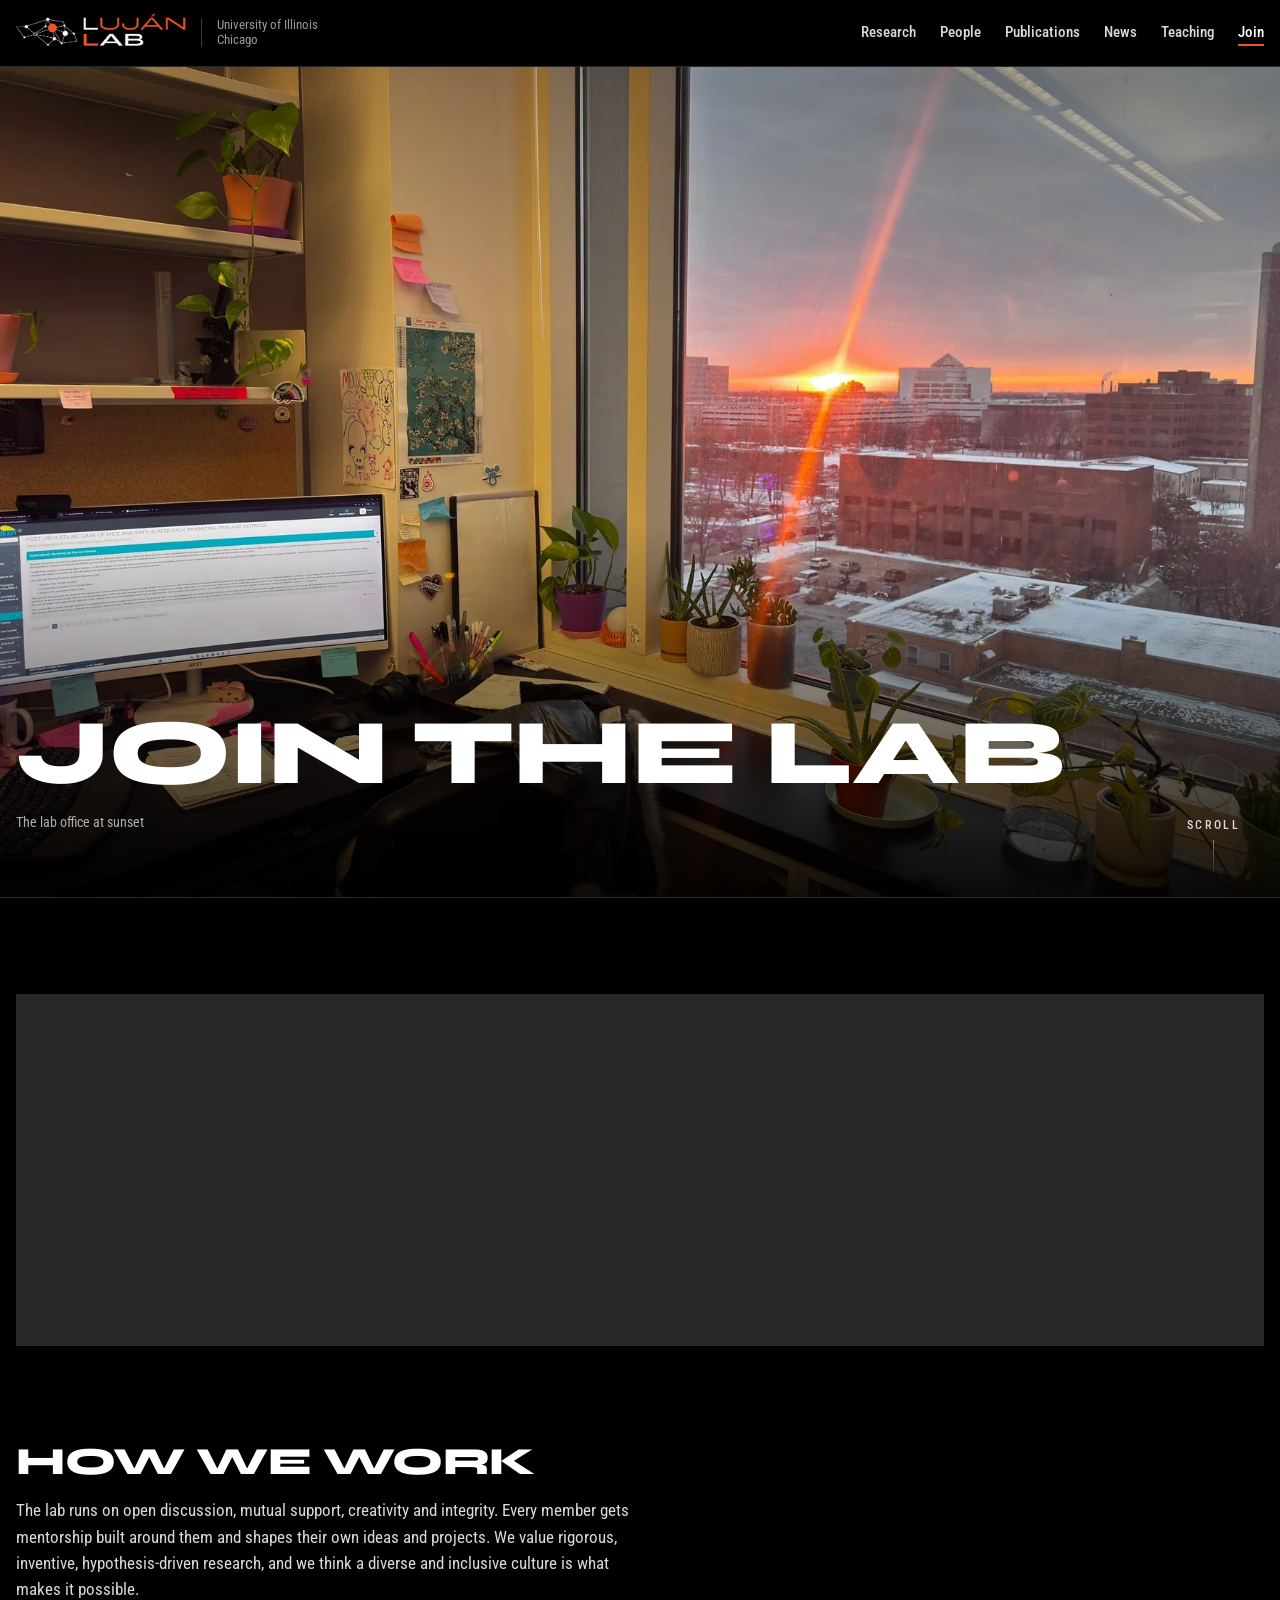
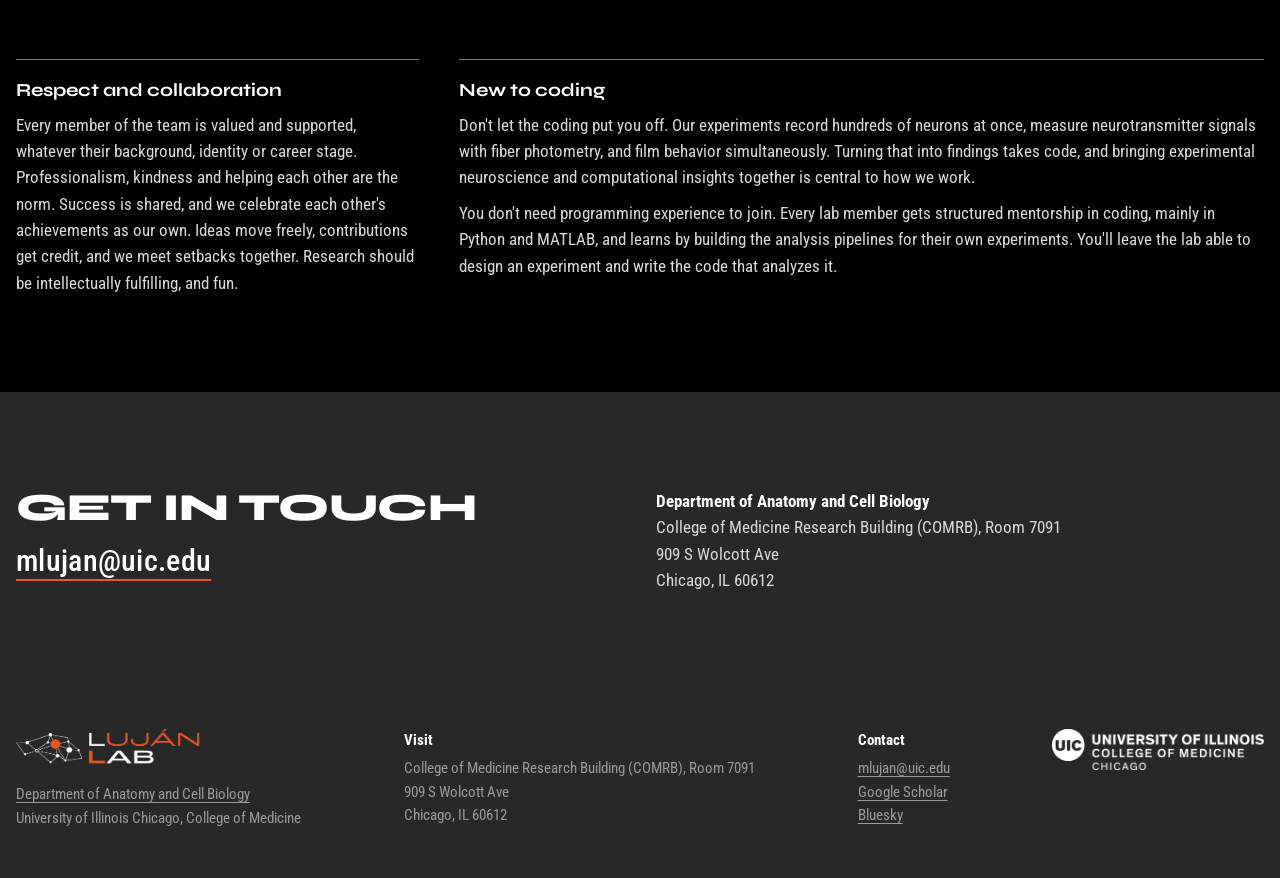
<file: join.html>
<!doctype html>
<html lang="en">
<head>
<meta charset="utf-8">
<meta name="viewport" content="width=device-width, initial-scale=1, viewport-fit=cover">
<title>Join | Luján Lab</title>
<meta name="description" content="How the Luján Lab works and how to get in touch about joining.">
<meta name="claude:viewport-fit-sides" content="cover">
<meta property="og:title" content="Join | Luján Lab">
<meta property="og:description" content="How the Luján Lab works and how to get in touch about joining.">
<meta property="og:type" content="website">
<meta property="og:url" content="https://lujanlab.org/join.html">
<meta property="og:image" content="https://lujanlab.org/assets/img/brand/share.png">
<meta property="og:image:alt" content="Luján Lab logo">
<meta name="twitter:card" content="summary_large_image">
<link rel="canonical" href="https://lujanlab.org/join.html">
<link rel="icon" href="assets/img/brand/favicon.png">
<link rel="apple-touch-icon" href="assets/img/brand/apple-touch-icon.png">
<link rel="preconnect" href="https://fonts.googleapis.com">
<link rel="preconnect" href="https://fonts.gstatic.com" crossorigin>
<link rel="stylesheet" href="https://fonts.googleapis.com/css2?family=Syne:wght@600;700;800&family=Roboto+Condensed:ital,wght@0,400;0,500;0,700;1,400&display=swap">
<link rel="stylesheet" href="assets/css/site.css?v=c4d25ade">
<script>document.documentElement.classList.add("js")</script>
</head>
<body>
<a class="skip" href="#main">Skip to content</a>
<nav class="nav" aria-label="Main">
  <div class="wrap">
    <a class="brand" href="index.html"><img src="assets/img/brand/lujan-lab-logo.webp" alt="Luján Lab" width="900" height="202" decoding="async"><span>University of Illinois Chicago</span></a>
    <button class="menu" type="button" aria-expanded="false" aria-controls="nav-list">Menu</button>
    <ul id="nav-list"><li><a href="research.html">Research</a></li><li><a href="people.html">People</a></li><li><a href="publications.html">Publications</a></li><li><a href="news.html">News</a></li><li><a href="teaching.html">Teaching</a></li><li><a href="join.html" aria-current="page">Join</a></li></ul>
  </div>
</nav>
<main id="main">
<header class="hero-photo">
  <div class="hero-photo__media" style="--focus:50% 50%"><img src="assets/img/gallery/office-sunset.webp" alt="Lab office desks with plants and monitors at sunset" width="1800" height="1350" decoding="async"></div>
  <div class="wrap hero-photo__copy"><h1 class="rise" style="--len:12"><span>Join the lab</span></h1><p class="hero-photo__cap">The lab office at sunset</p></div>
  <span class="scroll-cue" aria-hidden="true">Scroll</span>
</header>
<section class="map-band">
  <div class="wrap"><div class="map-embed"><iframe src="https://www.google.com/maps?q=909+S+Wolcott+Ave,+Chicago,+IL+60612&amp;z=13&amp;output=embed" title="Map of the lab: College of Medicine Research Building, 909 S Wolcott Ave, Chicago" loading="lazy" referrerpolicy="no-referrer-when-downgrade" allowfullscreen></iframe></div></div>
</section>
<section>
  <div class="wrap" style="display:grid;gap:3.5rem">
    <div class="prose"><h2 class="rise"><span>How we work</span></h2><p>The lab runs on open discussion, mutual support, creativity and integrity. Every member gets mentorship built around them and shapes their own ideas and projects. We value rigorous, inventive, hypothesis-driven research, and we think a diverse and inclusive culture is what makes it possible.</p></div>
    <div class="how how--two"><div class="how-card"><h3>Respect and collaboration</h3><p>Every member of the team is valued and supported, whatever their background, identity or career stage. Professionalism, kindness and helping each other are the norm. Success is shared, and we celebrate each other&#x27;s achievements as our own. Ideas move freely, contributions get credit, and we meet setbacks together. Research should be intellectually fulfilling, and fun.</p></div><div class="how-card"><h3>New to coding</h3><p>Don&#x27;t let the coding put you off. Our experiments record hundreds of neurons at once, measure neurotransmitter signals with fiber photometry, and film behavior simultaneously. Turning that into findings takes code, and bringing experimental neuroscience and computational insights together is central to how we work.</p><p>You don&#x27;t need programming experience to join. Every lab member gets structured mentorship in coding, mainly in Python and MATLAB, and learns by building the analysis pipelines for their own experiments. You&#x27;ll leave the lab able to design an experiment and write the code that analyzes it.</p></div></div></div>
  </div>
</section>
<section class="band-char">
  <div class="wrap contact">
    <div style="display:grid;gap:1rem"><h2 class="rise"><span>Get in touch</span></h2><a class="email" href="mailto:mlujan@uic.edu">mlujan@uic.edu</a></div>
    <address><b style="color:var(--white)">Department of Anatomy and Cell Biology</b><br><a class="map-link" href="https://www.google.com/maps/search/?api=1&amp;query=909+S+Wolcott+Ave%2C+Chicago%2C+IL+60612">College of Medicine Research Building (COMRB), Room 7091<br>909 S Wolcott Ave<br>Chicago, IL 60612</a></address>
  </div>
</section>
</main>
<footer class="site-footer">
  <div class="wrap">
    <div><img src="assets/img/brand/lujan-lab-logo.webp" alt="Luján Lab" width="900" height="202" loading="lazy" decoding="async" class="foot-logo"><a href="https://chicago.medicine.uic.edu/anatomy/">Department of Anatomy and Cell Biology</a><br>University of Illinois Chicago, College of Medicine</div>
    <address><b>Visit</b><a class="map-link" href="https://www.google.com/maps/search/?api=1&amp;query=909+S+Wolcott+Ave%2C+Chicago%2C+IL+60612">College of Medicine Research Building (COMRB), Room 7091<br>909 S Wolcott Ave<br>Chicago, IL 60612</a></address>
    <div class="links"><b>Contact</b><a href="mailto:mlujan@uic.edu">mlujan@uic.edu</a><a href="https://scholar.google.com/citations?user=nECs1cUAAAAJ&amp;hl=en">Google Scholar</a><a href="https://bsky.app/profile/lujanma.bsky.social">Bluesky</a></div>
    <div><img src="assets/img/brand/uic-com-logo.webp" alt="University of Illinois College of Medicine Chicago" width="900" height="177" loading="lazy" decoding="async"></div>
  </div>
</footer>
<script src="assets/js/site.js?v=aeba3d92"></script>

<script data-goatcounter="https://lujanlab.goatcounter.com/count" async src="https://gc.zgo.at/count.js"></script>
</body>
</html>
</file>
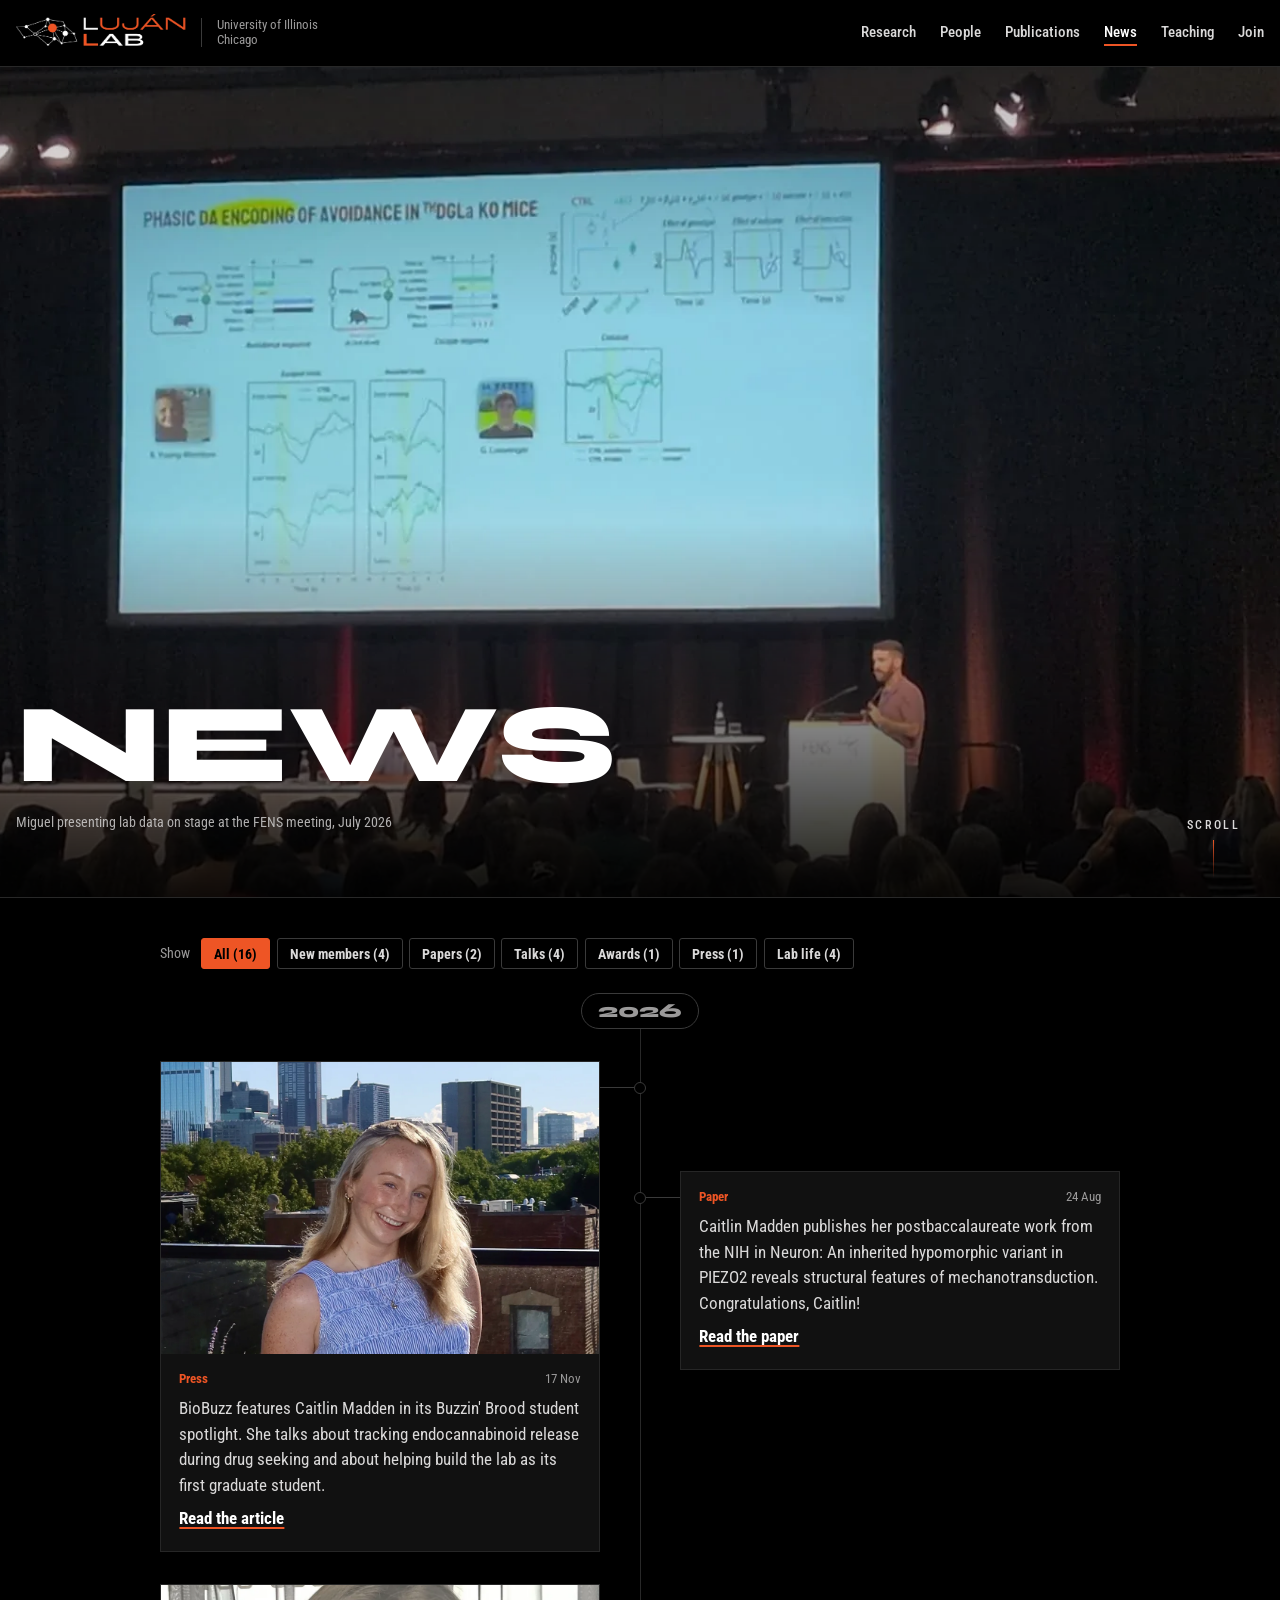
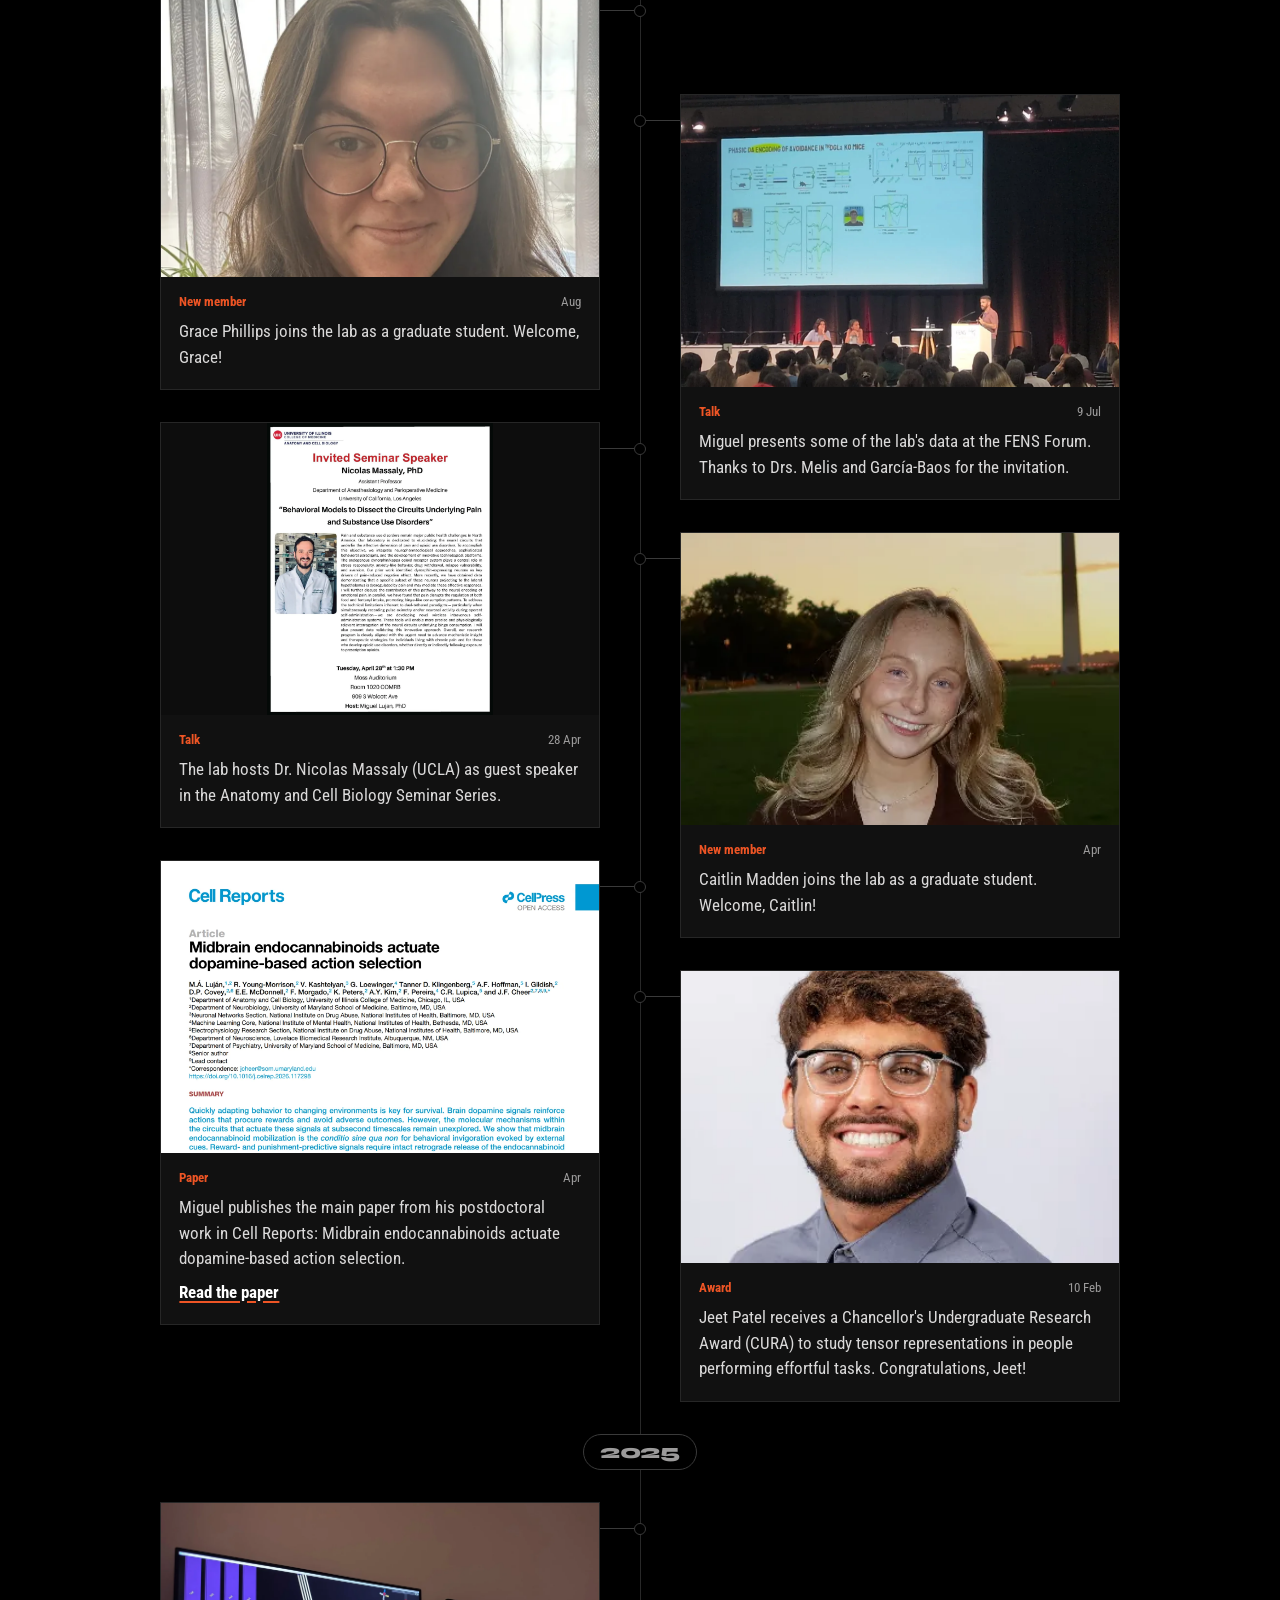
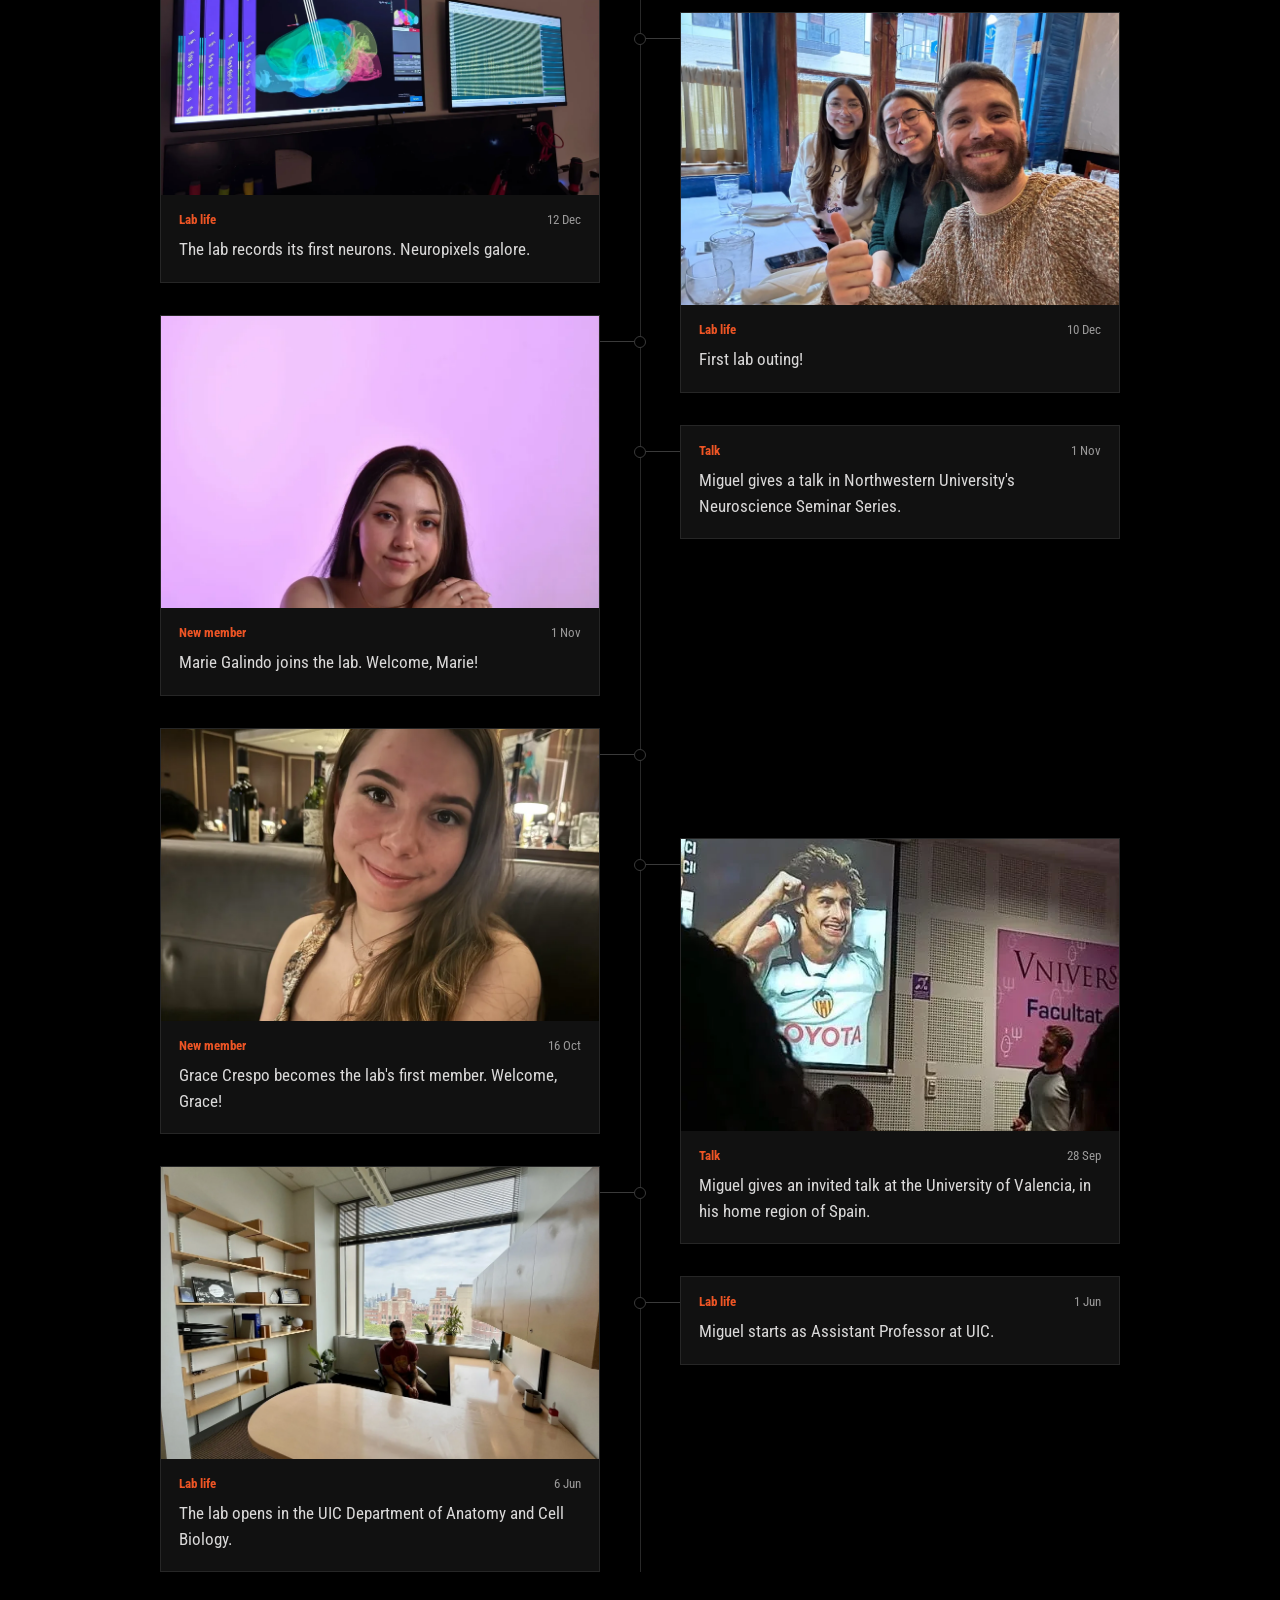
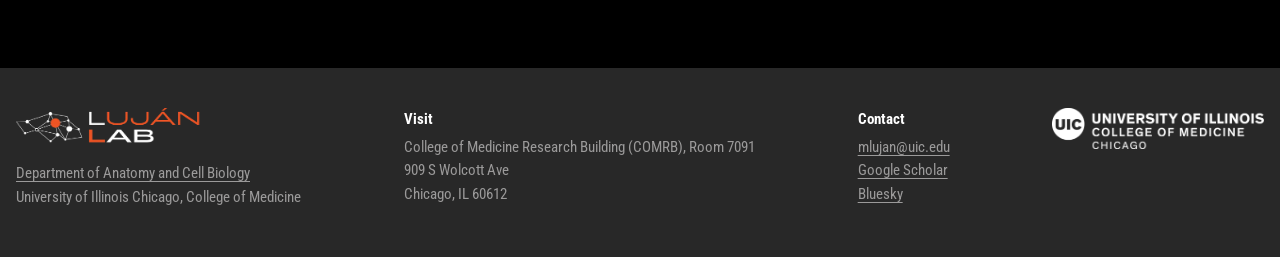
<file: news.html>
<!doctype html>
<html lang="en">
<head>
<meta charset="utf-8">
<meta name="viewport" content="width=device-width, initial-scale=1, viewport-fit=cover">
<title>News | Luján Lab</title>
<meta name="description" content="News from the Luján Lab at UIC.">
<meta name="claude:viewport-fit-sides" content="cover">
<meta property="og:title" content="News | Luján Lab">
<meta property="og:description" content="News from the Luján Lab at UIC.">
<meta property="og:type" content="website">
<meta property="og:url" content="https://lujanlab.org/news.html">
<meta property="og:image" content="https://lujanlab.org/assets/img/brand/share.png">
<meta property="og:image:alt" content="Luján Lab logo">
<meta name="twitter:card" content="summary_large_image">
<link rel="canonical" href="https://lujanlab.org/news.html">
<link rel="icon" href="assets/img/brand/favicon.png">
<link rel="apple-touch-icon" href="assets/img/brand/apple-touch-icon.png">
<link rel="preconnect" href="https://fonts.googleapis.com">
<link rel="preconnect" href="https://fonts.gstatic.com" crossorigin>
<link rel="stylesheet" href="https://fonts.googleapis.com/css2?family=Syne:wght@600;700;800&family=Roboto+Condensed:ital,wght@0,400;0,500;0,700;1,400&display=swap">
<link rel="stylesheet" href="assets/css/site.css?v=c4d25ade">
<script>document.documentElement.classList.add("js")</script>
</head>
<body>
<a class="skip" href="#main">Skip to content</a>
<nav class="nav" aria-label="Main">
  <div class="wrap">
    <a class="brand" href="index.html"><img src="assets/img/brand/lujan-lab-logo.webp" alt="Luján Lab" width="900" height="202" decoding="async"><span>University of Illinois Chicago</span></a>
    <button class="menu" type="button" aria-expanded="false" aria-controls="nav-list">Menu</button>
    <ul id="nav-list"><li><a href="research.html">Research</a></li><li><a href="people.html">People</a></li><li><a href="publications.html">Publications</a></li><li><a href="news.html" aria-current="page">News</a></li><li><a href="teaching.html">Teaching</a></li><li><a href="join.html">Join</a></li></ul>
  </div>
</nav>
<main id="main">
<header class="hero-photo">
  <div class="hero-photo__media" style="--focus:50% 40%"><img src="assets/img/news/2026-07-fens.webp" alt="Miguel presenting lab data on stage at the FENS meeting" width="1599" height="899" decoding="async"></div>
  <div class="wrap hero-photo__copy"><h1 class="rise" style="--len:4"><span>News</span></h1><p class="hero-photo__cap">Miguel presenting lab data on stage at the FENS meeting, July 2026</p></div>
  <span class="scroll-cue" aria-hidden="true">Scroll</span>
</header>
<section style="padding-top:2.5rem"><div class="wrap"><div class="filters news-filters" role="group" aria-label="Filter news"><span class="label">Show</span><button class="btn" type="button" data-nfilter="all" aria-pressed="true">All (16)</button><button class="btn" type="button" data-nfilter="member" aria-pressed="false">New members (4)</button><button class="btn" type="button" data-nfilter="paper" aria-pressed="false">Papers (2)</button><button class="btn" type="button" data-nfilter="talk" aria-pressed="false">Talks (4)</button><button class="btn" type="button" data-nfilter="award" aria-pressed="false">Awards (1)</button><button class="btn" type="button" data-nfilter="press" aria-pressed="false">Press (1)</button><button class="btn" type="button" data-nfilter="lab" aria-pressed="false">Lab life (4)</button></div><div class="timeline news-tl" data-timeline=".nyear, .nitem"><span class="tl-fill" aria-hidden="true"></span><ol class="news-list">
      <li class="nyear" style="view-transition-name:y2026"><h2>2026</h2></li>
      <li class="nitem" data-kind="press" style="view-transition-name:n0"><article class="ncard"><button type="button" class="media" data-zoom aria-label="Enlarge photo: Caitlin Madden smiling on a rooftop with the Chicago skyline behind her"><img src="assets/img/news/2026-11-biobuzz-caitlin.webp" alt="Caitlin Madden smiling on a rooftop with the Chicago skyline behind her" width="1408" height="772" loading="lazy" decoding="async"></button><div class="nbody"><p class="nmeta"><span class="nkind">Press</span><time datetime="2026-11-17">17 Nov</time></p><p>BioBuzz features Caitlin Madden in its Buzzin&#x27; Brood student spotlight. She talks about tracking endocannabinoid release during drug seeking and about helping build the lab as its first graduate student.</p><a class="more" href="https://biobuzz.io/news/buzzin-brood-student-spotlight-caitlin-madden-neurobiology-phd-student-university-of-illinois-chicago/">Read the article</a></div></article></li>
      <li class="nitem" data-kind="paper" style="view-transition-name:n1"><article class="ncard"><div class="nbody"><p class="nmeta"><span class="nkind">Paper</span><time datetime="2026-08-24">24 Aug</time></p><p>Caitlin Madden publishes her postbaccalaureate work from the NIH in Neuron: An inherited hypomorphic variant in PIEZO2 reveals structural features of mechanotransduction. Congratulations, Caitlin!</p><a class="more" href="https://doi.org/10.1016/j.neuron.2026.07.030">Read the paper</a></div></article></li>
      <li class="nitem" data-kind="member" style="view-transition-name:n2"><article class="ncard"><button type="button" class="media" data-zoom aria-label="Enlarge photo: Grace Phillips"><img src="assets/img/people/grace-phillips.webp" alt="Grace Phillips" width="900" height="1200" loading="lazy" decoding="async"></button><div class="nbody"><p class="nmeta"><span class="nkind">New member</span><time datetime="2026-08">Aug</time></p><p>Grace Phillips joins the lab as a graduate student. Welcome, Grace!</p></div></article></li>
      <li class="nitem" data-kind="talk" style="view-transition-name:n3"><article class="ncard"><button type="button" class="media" data-zoom aria-label="Enlarge photo: Miguel presenting lab data on stage at the FENS meeting"><img src="assets/img/news/2026-07-fens.webp" alt="Miguel presenting lab data on stage at the FENS meeting" width="1599" height="899" loading="lazy" decoding="async"></button><div class="nbody"><p class="nmeta"><span class="nkind">Talk</span><time datetime="2026-07-09">9 Jul</time></p><p>Miguel presents some of the lab&#x27;s data at the FENS Forum. Thanks to Drs. Melis and García-Baos for the invitation.</p></div></article></li>
      <li class="nitem" data-kind="talk" style="view-transition-name:n4"><article class="ncard"><button type="button" class="media contain" data-zoom aria-label="Enlarge photo: Seminar flyer for Dr. Nicolas Massaly&#x27;s talk in the Anatomy and Cell Biology seminar series"><img src="assets/img/news/2026-04-massaly-seminar.webp" alt="Seminar flyer for Dr. Nicolas Massaly&#x27;s talk in the Anatomy and Cell Biology seminar series" width="1600" height="2071" loading="lazy" decoding="async"></button><div class="nbody"><p class="nmeta"><span class="nkind">Talk</span><time datetime="2026-04-28">28 Apr</time></p><p>The lab hosts Dr. Nicolas Massaly (UCLA) as guest speaker in the Anatomy and Cell Biology Seminar Series.</p></div></article></li>
      <li class="nitem" data-kind="member" style="view-transition-name:n5"><article class="ncard"><button type="button" class="media" data-zoom aria-label="Enlarge photo: Caitlin Madden on a lawn at sunset"><img src="assets/img/news/2026-04-caitlin.webp" alt="Caitlin Madden on a lawn at sunset" width="397" height="372" loading="lazy" decoding="async"></button><div class="nbody"><p class="nmeta"><span class="nkind">New member</span><time datetime="2026-04">Apr</time></p><p>Caitlin Madden joins the lab as a graduate student. Welcome, Caitlin!</p></div></article></li>
      <li class="nitem" data-kind="paper" style="view-transition-name:n6"><article class="ncard"><button type="button" class="media" data-zoom aria-label="Enlarge photo: Title page of the 2026 Cell Reports paper, Midbrain endocannabinoids actuate dopamine-based action selection"><img src="assets/img/pubs/cellrep-2026-title.webp" alt="Title page of the 2026 Cell Reports paper, Midbrain endocannabinoids actuate dopamine-based action selection" width="1600" height="1112" loading="lazy" decoding="async"></button><div class="nbody"><p class="nmeta"><span class="nkind">Paper</span><time datetime="2026-04">Apr</time></p><p>Miguel publishes the main paper from his postdoctoral work in Cell Reports: Midbrain endocannabinoids actuate dopamine-based action selection.</p><a class="more" href="https://doi.org/10.1016/j.celrep.2026.117298">Read the paper</a></div></article></li>
      <li class="nitem" data-kind="award" style="view-transition-name:n7"><article class="ncard"><button type="button" class="media" data-zoom aria-label="Enlarge photo: Jeet Patel"><img src="assets/img/people/jeet-patel.webp" alt="Jeet Patel" width="390" height="462" loading="lazy" decoding="async"></button><div class="nbody"><p class="nmeta"><span class="nkind">Award</span><time datetime="2026-02-10">10 Feb</time></p><p>Jeet Patel receives a Chancellor&#x27;s Undergraduate Research Award (CURA) to study tensor representations in people performing effortful tasks. Congratulations, Jeet!</p></div></article></li>
      <li class="nyear" style="view-transition-name:y2025"><h2>2025</h2></li>
      <li class="nitem" data-kind="lab" style="view-transition-name:n8"><article class="ncard"><button type="button" class="media" data-zoom aria-label="Enlarge photo: Two monitors showing a 3D brain atlas with probe tracks and live Neuropixels recordings"><img src="assets/img/news/2025-12-first-recordings.webp" alt="Two monitors showing a 3D brain atlas with probe tracks and live Neuropixels recordings" width="1800" height="1350" loading="lazy" decoding="async"></button><div class="nbody"><p class="nmeta"><span class="nkind">Lab life</span><time datetime="2025-12-12">12 Dec</time></p><p>The lab records its first neurons. Neuropixels galore.</p></div></article></li>
      <li class="nitem" data-kind="lab" style="view-transition-name:n9"><article class="ncard"><button type="button" class="media" data-zoom aria-label="Enlarge photo: Lab members smiling at a restaurant table during the first lab outing"><img src="assets/img/news/2025-12-first-outing.webp" alt="Lab members smiling at a restaurant table during the first lab outing" width="1800" height="1350" loading="lazy" decoding="async"></button><div class="nbody"><p class="nmeta"><span class="nkind">Lab life</span><time datetime="2025-12-10">10 Dec</time></p><p>First lab outing!</p></div></article></li>
      <li class="nitem" data-kind="member" style="view-transition-name:n10"><article class="ncard"><button type="button" class="media" data-zoom aria-label="Enlarge photo: Marie Galindo in front of a lilac backdrop"><img src="assets/img/news/2025-11-marie.webp" alt="Marie Galindo in front of a lilac backdrop" width="900" height="944" loading="lazy" decoding="async"></button><div class="nbody"><p class="nmeta"><span class="nkind">New member</span><time datetime="2025-11-01">1 Nov</time></p><p>Marie Galindo joins the lab. Welcome, Marie!</p></div></article></li>
      <li class="nitem" data-kind="talk" style="view-transition-name:n11"><article class="ncard"><div class="nbody"><p class="nmeta"><span class="nkind">Talk</span><time datetime="2025-11-01">1 Nov</time></p><p>Miguel gives a talk in Northwestern University&#x27;s Neuroscience Seminar Series.</p></div></article></li>
      <li class="nitem" data-kind="member" style="view-transition-name:n12"><article class="ncard"><button type="button" class="media" data-zoom aria-label="Enlarge photo: Grace A. Crespo"><img src="assets/img/people/grace-crespo.webp" alt="Grace A. Crespo" width="900" height="1200" loading="lazy" decoding="async"></button><div class="nbody"><p class="nmeta"><span class="nkind">New member</span><time datetime="2025-10-16">16 Oct</time></p><p>Grace Crespo becomes the lab&#x27;s first member. Welcome, Grace!</p></div></article></li>
      <li class="nitem" data-kind="talk" style="view-transition-name:n13"><article class="ncard"><button type="button" class="media" data-zoom aria-label="Enlarge photo: Miguel giving a talk at the University of Valencia"><img src="assets/img/news/2025-09-valencia.webp" alt="Miguel giving a talk at the University of Valencia" width="539" height="513" loading="lazy" decoding="async"></button><div class="nbody"><p class="nmeta"><span class="nkind">Talk</span><time datetime="2025-09-28">28 Sep</time></p><p>Miguel gives an invited talk at the University of Valencia, in his home region of Spain.</p></div></article></li>
      <li class="nitem" data-kind="lab" style="view-transition-name:n14"><article class="ncard"><button type="button" class="media" data-zoom aria-label="Enlarge photo: The new lab office in the UIC Department of Anatomy and Cell Biology, with a window over Chicago"><img src="assets/img/news/2025-06-lab-opens.webp" alt="The new lab office in the UIC Department of Anatomy and Cell Biology, with a window over Chicago" width="1800" height="1350" loading="lazy" decoding="async"></button><div class="nbody"><p class="nmeta"><span class="nkind">Lab life</span><time datetime="2025-06-06">6 Jun</time></p><p>The lab opens in the UIC Department of Anatomy and Cell Biology.</p></div></article></li>
      <li class="nitem" data-kind="lab" style="view-transition-name:n15"><article class="ncard"><div class="nbody"><p class="nmeta"><span class="nkind">Lab life</span><time datetime="2025-06-01">1 Jun</time></p><p>Miguel starts as Assistant Professor at UIC.</p></div></article></li>
    </ol></div></div></section>
<dialog class="zoom" aria-label="Photo"><img alt=""><button type="button" class="zoom-close" aria-label="Close">&times;</button></dialog>
</main>
<footer class="site-footer">
  <div class="wrap">
    <div><img src="assets/img/brand/lujan-lab-logo.webp" alt="Luján Lab" width="900" height="202" loading="lazy" decoding="async" class="foot-logo"><a href="https://chicago.medicine.uic.edu/anatomy/">Department of Anatomy and Cell Biology</a><br>University of Illinois Chicago, College of Medicine</div>
    <address><b>Visit</b><a class="map-link" href="https://www.google.com/maps/search/?api=1&amp;query=909+S+Wolcott+Ave%2C+Chicago%2C+IL+60612">College of Medicine Research Building (COMRB), Room 7091<br>909 S Wolcott Ave<br>Chicago, IL 60612</a></address>
    <div class="links"><b>Contact</b><a href="mailto:mlujan@uic.edu">mlujan@uic.edu</a><a href="https://scholar.google.com/citations?user=nECs1cUAAAAJ&amp;hl=en">Google Scholar</a><a href="https://bsky.app/profile/lujanma.bsky.social">Bluesky</a></div>
    <div><img src="assets/img/brand/uic-com-logo.webp" alt="University of Illinois College of Medicine Chicago" width="900" height="177" loading="lazy" decoding="async"></div>
  </div>
</footer>
<script src="assets/js/site.js?v=aeba3d92"></script>

<script data-goatcounter="https://lujanlab.goatcounter.com/count" async src="https://gc.zgo.at/count.js"></script>
</body>
</html>
</file>
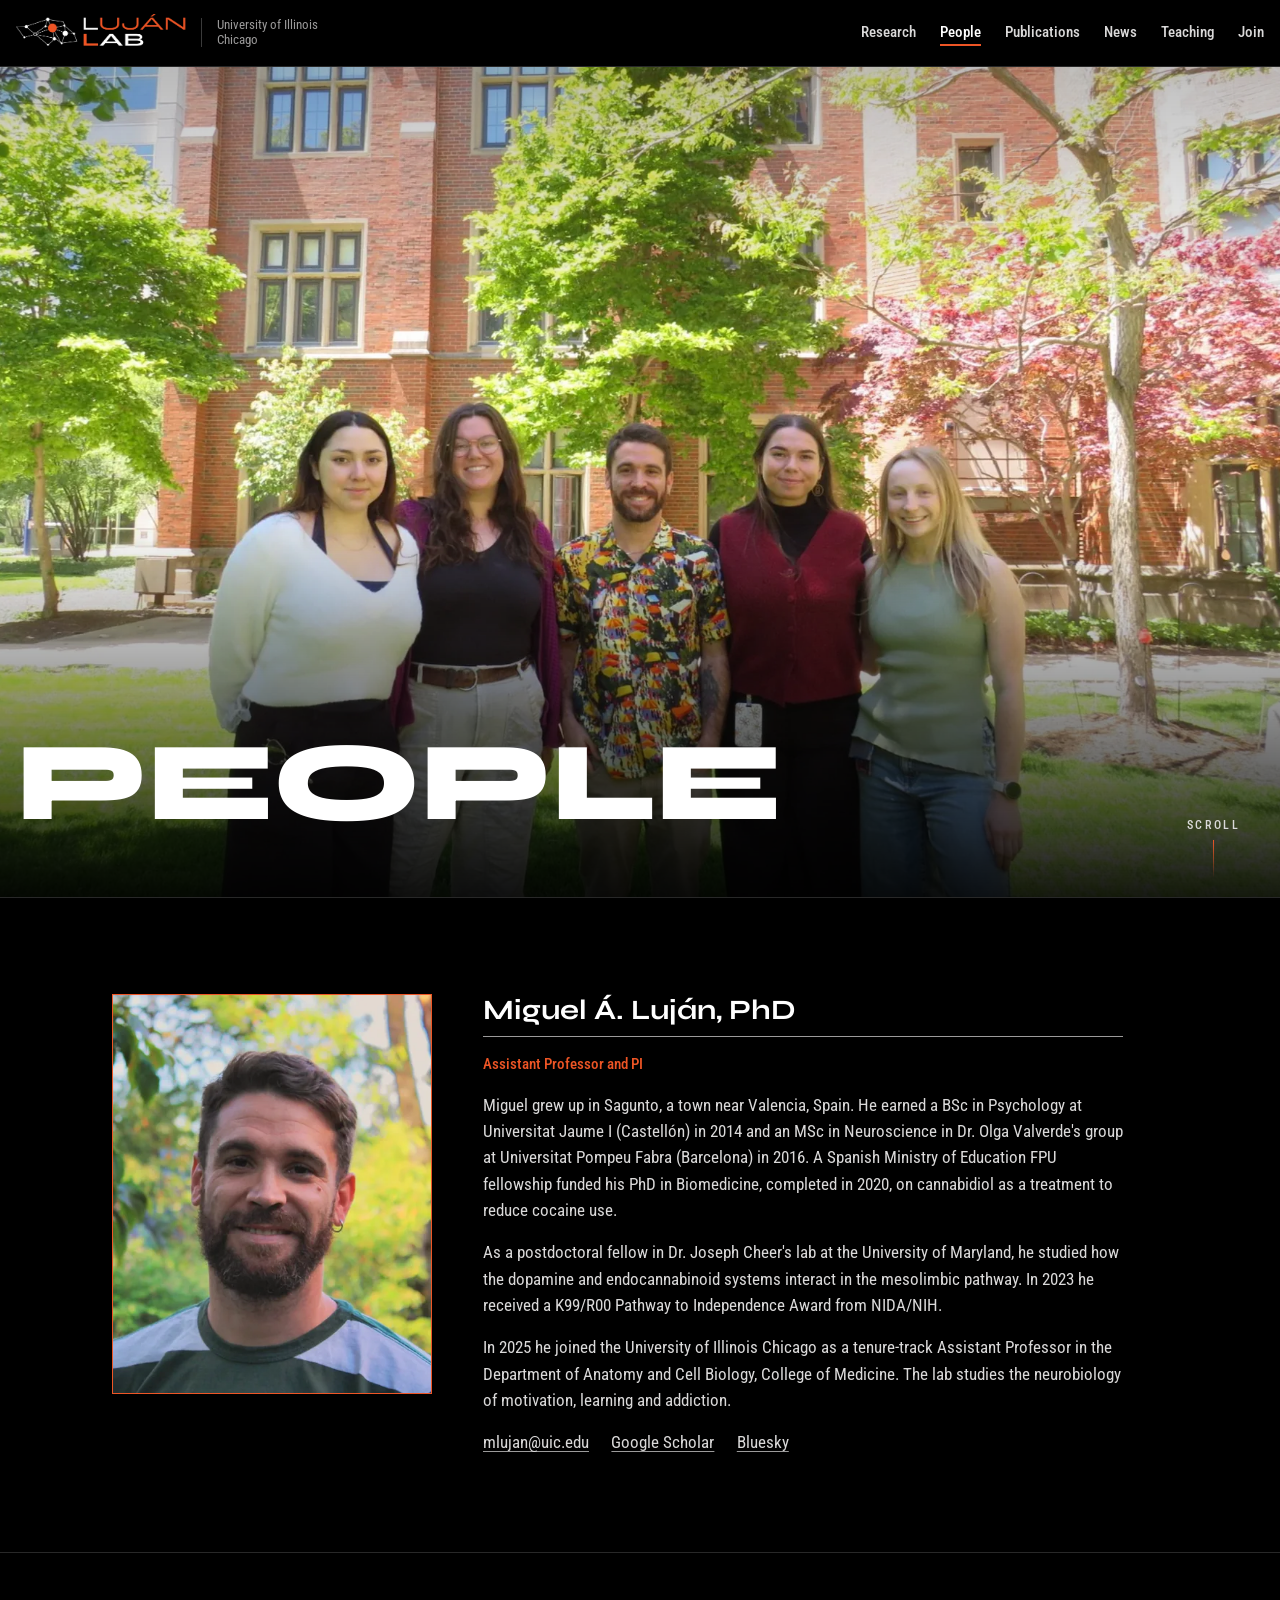
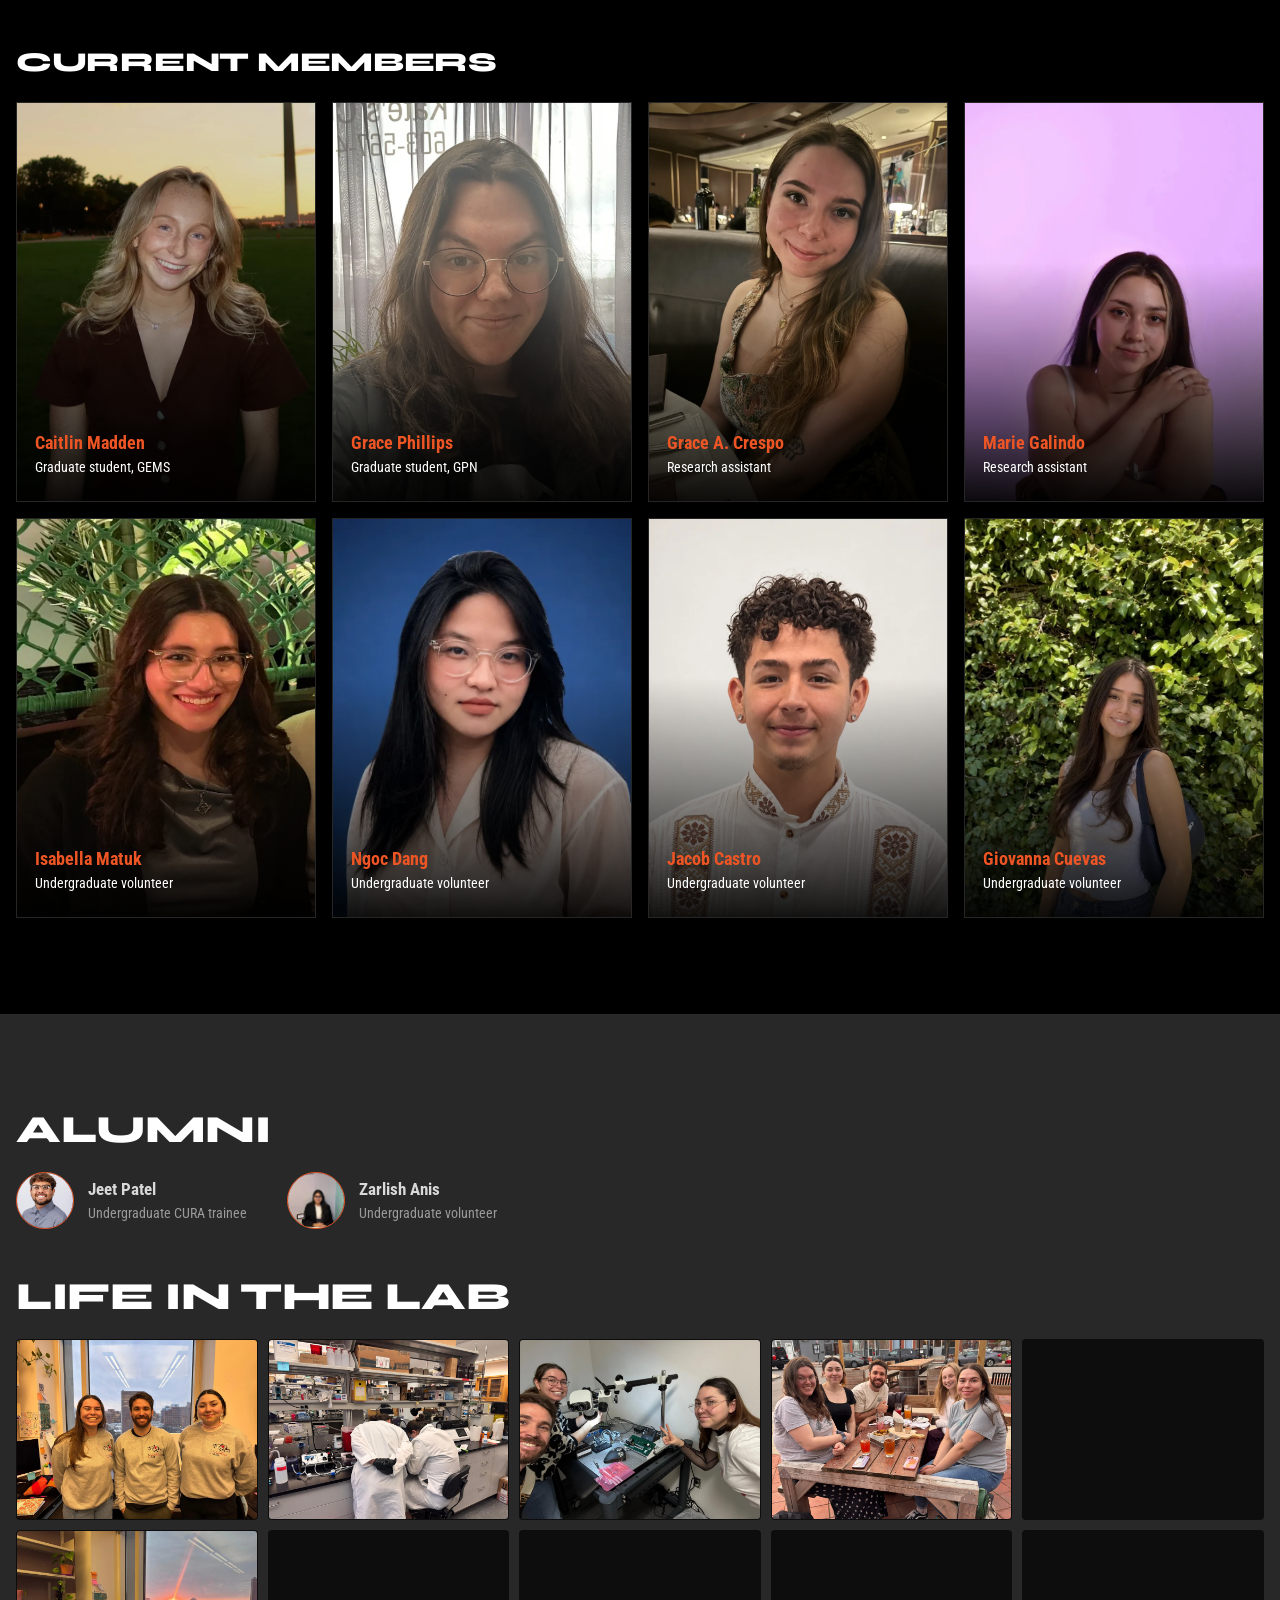
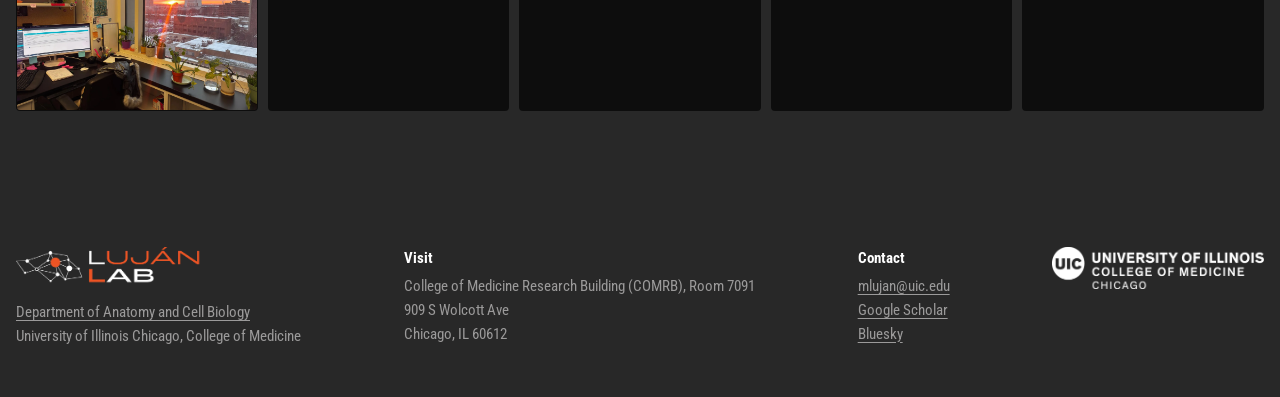
<file: people.html>
<!doctype html>
<html lang="en">
<head>
<meta charset="utf-8">
<meta name="viewport" content="width=device-width, initial-scale=1, viewport-fit=cover">
<title>People | Luján Lab</title>
<meta name="description" content="Members and alumni of the Luján Lab at the University of Illinois Chicago.">
<meta name="claude:viewport-fit-sides" content="cover">
<meta property="og:title" content="People | Luján Lab">
<meta property="og:description" content="Members and alumni of the Luján Lab at the University of Illinois Chicago.">
<meta property="og:type" content="website">
<meta property="og:url" content="https://lujanlab.org/people.html">
<meta property="og:image" content="https://lujanlab.org/assets/img/brand/share.png">
<meta property="og:image:alt" content="Luján Lab logo">
<meta name="twitter:card" content="summary_large_image">
<link rel="canonical" href="https://lujanlab.org/people.html">
<link rel="icon" href="assets/img/brand/favicon.png">
<link rel="apple-touch-icon" href="assets/img/brand/apple-touch-icon.png">
<link rel="preconnect" href="https://fonts.googleapis.com">
<link rel="preconnect" href="https://fonts.gstatic.com" crossorigin>
<link rel="stylesheet" href="https://fonts.googleapis.com/css2?family=Syne:wght@600;700;800&family=Roboto+Condensed:ital,wght@0,400;0,500;0,700;1,400&display=swap">
<link rel="stylesheet" href="assets/css/site.css?v=c4d25ade">
<script>document.documentElement.classList.add("js")</script>
</head>
<body>
<a class="skip" href="#main">Skip to content</a>
<nav class="nav" aria-label="Main">
  <div class="wrap">
    <a class="brand" href="index.html"><img src="assets/img/brand/lujan-lab-logo.webp" alt="Luján Lab" width="900" height="202" decoding="async"><span>University of Illinois Chicago</span></a>
    <button class="menu" type="button" aria-expanded="false" aria-controls="nav-list">Menu</button>
    <ul id="nav-list"><li><a href="research.html">Research</a></li><li><a href="people.html" aria-current="page">People</a></li><li><a href="publications.html">Publications</a></li><li><a href="news.html">News</a></li><li><a href="teaching.html">Teaching</a></li><li><a href="join.html">Join</a></li></ul>
  </div>
</nav>
<main id="main">
<header class="hero-photo">
  <div class="hero-photo__media" style="--focus:50% 60%"><img src="assets/img/people/lab-group-2025.webp" alt="Lab members standing on a lawn in front of a brick building at UIC" width="1800" height="1350" decoding="async"></div>
  <div class="wrap hero-photo__copy"><h1 class="rise" style="--len:6"><span>People</span></h1></div>
  <span class="scroll-cue" aria-hidden="true">Scroll</span>
</header>
<section>
  <div class="wrap pi">
    <div class="frame"><img src="assets/img/people/miguel-lujan.webp" alt="Miguel Á. Luján outdoors among green trees" width="900" height="600" loading="lazy" decoding="async"></div>
    <div class="prose">
      <h2 class="ruled rise"><span>Miguel Á. Luján, PhD</span></h2>
      <p class="role">Assistant Professor and PI</p>
      <p>Miguel grew up in Sagunto, a town near Valencia, Spain. He earned a BSc in Psychology at Universitat Jaume I (Castellón) in 2014 and an MSc in Neuroscience in Dr. Olga Valverde&#x27;s group at Universitat Pompeu Fabra (Barcelona) in 2016. A Spanish Ministry of Education FPU fellowship funded his PhD in Biomedicine, completed in 2020, on cannabidiol as a treatment to reduce cocaine use.</p><p>As a postdoctoral fellow in Dr. Joseph Cheer&#x27;s lab at the University of Maryland, he studied how the dopamine and endocannabinoid systems interact in the mesolimbic pathway. In 2023 he received a K99/R00 Pathway to Independence Award from NIDA/NIH.</p><p>In 2025 he joined the University of Illinois Chicago as a tenure-track Assistant Professor in the Department of Anatomy and Cell Biology, College of Medicine. The lab studies the neurobiology of motivation, learning and addiction.</p>
      <p class="links"><a href="mailto:mlujan@uic.edu">mlujan@uic.edu</a><a href="https://scholar.google.com/citations?user=nECs1cUAAAAJ&amp;hl=en">Google Scholar</a><a href="https://bsky.app/profile/lujanma.bsky.social">Bluesky</a></p>
    </div>
  </div>
</section>
<section class="band-rule">
  <div class="wrap">
    <h2 class="row-head rise"><span>Current members</span></h2>
    <ul class="people-grid">
        <li class="pcard">
          <button type="button" class="pcard__open" data-bio="caitlin-madden" aria-haspopup="dialog">
            <img src="assets/img/people/caitlin-madden.webp" alt="Caitlin Madden on a lawn at sunset" width="900" height="900" loading="lazy" decoding="async">
            <span class="pcard__tx">
              <span class="pcard__name">Caitlin Madden</span>
              <span class="pcard__role">Graduate student, GEMS</span>
              <span class="pcard__teaser">Caitlin is a PhD student in the GEMS program. She earned a BS in Behavioral and Cognitive Neuroscience at the University of Maryland in 2023, where she studied electrophysiological biomarkers of semantic deficits in Alzheimer&#x27;s disease. She then held an NIH Intramural Research Training Award in Dr. Alexander Chesler&#x27;s lab, studying how the structure of mechanosensitive ion channels relates to their function in pain and touch. She is interested in the circuits that drive behavior and is starting work on the neurobiology of addiction.</span>
              <span class="pcard__more">Read bio</span>
            </span>
          </button>
          <template id="bio-caitlin-madden"><div class="frame"><img src="assets/img/people/caitlin-madden.webp" alt="Caitlin Madden on a lawn at sunset" width="900" height="900" loading="lazy" decoding="async"></div><div class="prose"><h2 class="ruled">Caitlin Madden</h2>
            <p class="role">Graduate student, GEMS</p><p>Caitlin is a PhD student in the GEMS program. She earned a BS in Behavioral and Cognitive Neuroscience at the University of Maryland in 2023, where she studied electrophysiological biomarkers of semantic deficits in Alzheimer&#x27;s disease. She then held an NIH Intramural Research Training Award in Dr. Alexander Chesler&#x27;s lab, studying how the structure of mechanosensitive ion channels relates to their function in pain and touch. She is interested in the circuits that drive behavior and is starting work on the neurobiology of addiction.</p></div></template>
        </li>
        <li class="pcard">
          <button type="button" class="pcard__open" data-bio="grace-phillips" aria-haspopup="dialog">
            <img src="assets/img/people/grace-phillips.webp" alt="Grace Phillips" width="900" height="1200" loading="lazy" decoding="async">
            <span class="pcard__tx">
              <span class="pcard__name">Grace Phillips</span>
              <span class="pcard__role">Graduate student, GPN</span>
              <span class="pcard__teaser">Grace graduated from Agnes Scott College in 2025 with a bachelor&#x27;s degree in neuroscience. As an undergraduate she worked in Dr. Jesse Schank&#x27;s lab at the University of Georgia on how neuropeptides and stress affect voluntary alcohol drinking. She is now in UIC&#x27;s Graduate Program in Neuroscience, where she studies how substance use disorders develop and how they overlap with other psychiatric conditions.</span>
              <span class="pcard__more">Read bio</span>
            </span>
          </button>
          <template id="bio-grace-phillips"><div class="frame"><img src="assets/img/people/grace-phillips.webp" alt="Grace Phillips" width="900" height="1200" loading="lazy" decoding="async"></div><div class="prose"><h2 class="ruled">Grace Phillips</h2>
            <p class="role">Graduate student, GPN</p><p>Grace graduated from Agnes Scott College in 2025 with a bachelor&#x27;s degree in neuroscience. As an undergraduate she worked in Dr. Jesse Schank&#x27;s lab at the University of Georgia on how neuropeptides and stress affect voluntary alcohol drinking. She is now in UIC&#x27;s Graduate Program in Neuroscience, where she studies how substance use disorders develop and how they overlap with other psychiatric conditions.</p></div></template>
        </li>
        <li class="pcard">
          <button type="button" class="pcard__open" data-bio="grace-crespo" aria-haspopup="dialog">
            <img src="assets/img/people/grace-crespo.webp" alt="Grace A. Crespo" width="900" height="1200" loading="lazy" decoding="async">
            <span class="pcard__tx">
              <span class="pcard__name">Grace A. Crespo</span>
              <span class="pcard__role">Research assistant</span>
              <span class="pcard__teaser">Grace earned a bachelor&#x27;s degree in Biological Sciences at UIC in 2024, with minors in Psychology and Chinese. She then worked as a research specialist in UIC&#x27;s Department of Pharmacology, where she learned histology. She plans to start a PhD in neuroscience within the next two years and is interested in the mechanisms of motivation.</span>
              <span class="pcard__more">Read bio</span>
            </span>
          </button>
          <template id="bio-grace-crespo"><div class="frame"><img src="assets/img/people/grace-crespo.webp" alt="Grace A. Crespo" width="900" height="1200" loading="lazy" decoding="async"></div><div class="prose"><h2 class="ruled">Grace A. Crespo</h2>
            <p class="role">Research assistant</p><p>Grace earned a bachelor&#x27;s degree in Biological Sciences at UIC in 2024, with minors in Psychology and Chinese. She then worked as a research specialist in UIC&#x27;s Department of Pharmacology, where she learned histology. She plans to start a PhD in neuroscience within the next two years and is interested in the mechanisms of motivation.</p></div></template>
        </li>
        <li class="pcard">
          <button type="button" class="pcard__open" data-bio="marie-galindo" aria-haspopup="dialog">
            <img src="assets/img/people/marie-galindo.webp" alt="Marie Galindo in front of a lilac backdrop" width="900" height="944" loading="lazy" decoding="async">
            <span class="pcard__tx">
              <span class="pcard__name">Marie Galindo</span>
              <span class="pcard__role">Research assistant</span>
              <span class="pcard__teaser">Marie joined the lab as a technician in 2025 after earning a bachelor&#x27;s degree in Psychology, with a minor in Biology, at UIC. She started in neuroscience labs as a sophomore, caring for animals and facilities, and has since focused on the neurobiology of addiction, chronic drug exposure and behavioral analysis. She plans to pursue a PhD and is always ready to learn a new technique or help a colleague.</span>
              <span class="pcard__more">Read bio</span>
            </span>
          </button>
          <template id="bio-marie-galindo"><div class="frame"><img src="assets/img/people/marie-galindo.webp" alt="Marie Galindo in front of a lilac backdrop" width="900" height="944" loading="lazy" decoding="async"></div><div class="prose"><h2 class="ruled">Marie Galindo</h2>
            <p class="role">Research assistant</p><p>Marie joined the lab as a technician in 2025 after earning a bachelor&#x27;s degree in Psychology, with a minor in Biology, at UIC. She started in neuroscience labs as a sophomore, caring for animals and facilities, and has since focused on the neurobiology of addiction, chronic drug exposure and behavioral analysis. She plans to pursue a PhD and is always ready to learn a new technique or help a colleague.</p></div></template>
        </li>
        <li class="pcard">
          <button type="button" class="pcard__open" data-bio="isabella-matuk" aria-haspopup="dialog">
            <img src="assets/img/people/isabella-matuk.webp" alt="Isabella Matuk" width="547" height="743" loading="lazy" decoding="async">
            <span class="pcard__tx">
              <span class="pcard__name">Isabella Matuk</span>
              <span class="pcard__role">Undergraduate volunteer</span>
              <span class="pcard__teaser">Isabella is a second-year UIC student majoring in Biological Sciences, with a concentration in Molecular, Cellular and Organismal Biology. She volunteers at UI Health and joined the lab to start her research experience. After graduating she plans to study medicine and specialize in pediatric oncology.</span>
              <span class="pcard__more">Read bio</span>
            </span>
          </button>
          <template id="bio-isabella-matuk"><div class="frame"><img src="assets/img/people/isabella-matuk.webp" alt="Isabella Matuk" width="547" height="743" loading="lazy" decoding="async"></div><div class="prose"><h2 class="ruled">Isabella Matuk</h2>
            <p class="role">Undergraduate volunteer</p><p>Isabella is a second-year UIC student majoring in Biological Sciences, with a concentration in Molecular, Cellular and Organismal Biology. She volunteers at UI Health and joined the lab to start her research experience. After graduating she plans to study medicine and specialize in pediatric oncology.</p></div></template>
        </li>
        <li class="pcard">
          <button type="button" class="pcard__open" data-bio="ngoc-dang" aria-haspopup="dialog">
            <img src="assets/img/people/ngoc-dang.webp" alt="Ngoc Dang in front of a blue backdrop" width="900" height="900" loading="lazy" decoding="async">
            <span class="pcard__tx">
              <span class="pcard__name">Ngoc Dang</span>
              <span class="pcard__role">Undergraduate volunteer</span>
              <span class="pcard__teaser">Ngoc is a UIC undergraduate majoring in Data Science with a concentration in Bioinformatics. In Dr. Tori Humiston&#x27;s lab at MCPHS she studied factors that may contribute to opioid misuse and ran R analyses of pain interference, mental health and health literacy. In the lab she wants to learn how computational methods can reveal the neural patterns behind motivated behavior.</span>
              <span class="pcard__more">Read bio</span>
            </span>
          </button>
          <template id="bio-ngoc-dang"><div class="frame"><img src="assets/img/people/ngoc-dang.webp" alt="Ngoc Dang in front of a blue backdrop" width="900" height="900" loading="lazy" decoding="async"></div><div class="prose"><h2 class="ruled">Ngoc Dang</h2>
            <p class="role">Undergraduate volunteer</p><p>Ngoc is a UIC undergraduate majoring in Data Science with a concentration in Bioinformatics. In Dr. Tori Humiston&#x27;s lab at MCPHS she studied factors that may contribute to opioid misuse and ran R analyses of pain interference, mental health and health literacy. In the lab she wants to learn how computational methods can reveal the neural patterns behind motivated behavior.</p></div></template>
        </li>
        <li class="pcard">
          <button type="button" class="pcard__open" data-bio="jacob-castro" aria-haspopup="dialog">
            <img src="assets/img/people/jacob-castro.webp" alt="Jacob Castro" width="900" height="1109" loading="lazy" decoding="async">
            <span class="pcard__tx">
              <span class="pcard__name">Jacob Castro</span>
              <span class="pcard__role">Undergraduate volunteer</span>
              <span class="pcard__teaser">Jacob is a senior at UIC majoring in Biological Sciences on the pre-medical track. Before joining the lab he took part in the UICHeart Summer Research and Graduate School Mentorship Program, studying potential treatments for hypertension. He is interested in how substance use affects behavior and development, and plans to pursue an MD.</span>
              <span class="pcard__more">Read bio</span>
            </span>
          </button>
          <template id="bio-jacob-castro"><div class="frame"><img src="assets/img/people/jacob-castro.webp" alt="Jacob Castro" width="900" height="1109" loading="lazy" decoding="async"></div><div class="prose"><h2 class="ruled">Jacob Castro</h2>
            <p class="role">Undergraduate volunteer</p><p>Jacob is a senior at UIC majoring in Biological Sciences on the pre-medical track. Before joining the lab he took part in the UICHeart Summer Research and Graduate School Mentorship Program, studying potential treatments for hypertension. He is interested in how substance use affects behavior and development, and plans to pursue an MD.</p></div></template>
        </li>
        <li class="pcard">
          <button type="button" class="pcard__open" data-bio="giovanna-cuevas" aria-haspopup="dialog">
            <img src="assets/img/people/giovanna-cuevas.webp" alt="Giovanna Cuevas in front of an ivy wall" width="900" height="1200" loading="lazy" decoding="async">
            <span class="pcard__tx">
              <span class="pcard__name">Giovanna Cuevas</span>
              <span class="pcard__role">Undergraduate volunteer</span>
              <span class="pcard__teaser">Giovanna is a third-year UIC student majoring in Biochemistry. Working with patients with mental illness made her want to understand the biology behind these conditions, and she joined the lab to study it through research.</span>
              <span class="pcard__more">Read bio</span>
            </span>
          </button>
          <template id="bio-giovanna-cuevas"><div class="frame"><img src="assets/img/people/giovanna-cuevas.webp" alt="Giovanna Cuevas in front of an ivy wall" width="900" height="1200" loading="lazy" decoding="async"></div><div class="prose"><h2 class="ruled">Giovanna Cuevas</h2>
            <p class="role">Undergraduate volunteer</p><p>Giovanna is a third-year UIC student majoring in Biochemistry. Working with patients with mental illness made her want to understand the biology behind these conditions, and she joined the lab to study it through research.</p></div></template>
        </li>
    </ul>
  </div>
</section>
<dialog class="bio-dialog" aria-label="Biography"><div class="bio-dialog__body"></div><button type="button" class="zoom-close" aria-label="Close">&times;</button></dialog>
<section class="band-char">
  <div class="wrap" style="display:grid;gap:3rem">
    <div><h2 class="rise" style="margin-bottom:1.4rem"><span>Alumni</span></h2><ul class="alumni"><li><img src="assets/img/people/jeet-patel.webp" alt="" width="390" height="462" loading="lazy" decoding="async"><div><b>Jeet Patel</b><span>Undergraduate CURA trainee</span></div></li><li><img src="assets/img/people/zarlish-anis.webp" alt="" width="900" height="1200" loading="lazy" decoding="async"><div><b>Zarlish Anis</b><span>Undergraduate volunteer</span></div></li></ul></div>
    <div><h2 class="rise" style="margin-bottom:1.4rem"><span>Life in the lab</span></h2><div class="strip"><button type="button" class="media" data-zoom aria-label="Enlarge photo: Three lab members in matching lab sweatshirts"><img src="assets/img/gallery/lab-sweatshirts.webp" alt="Three lab members in matching lab sweatshirts" width="1800" height="1350" loading="lazy" decoding="async"></button><button type="button" class="media" data-zoom aria-label="Enlarge photo: Two lab members in lab coats working at the bench"><img src="assets/img/gallery/bench-work.webp" alt="Two lab members in lab coats working at the bench" width="1800" height="1350" loading="lazy" decoding="async"></button><button type="button" class="media" data-zoom aria-label="Enlarge photo: Two lab members smiling next to a stereotaxic surgery rig"><img src="assets/img/gallery/surgery-rig.webp" alt="Two lab members smiling next to a stereotaxic surgery rig" width="1800" height="1350" loading="lazy" decoding="async"></button><button type="button" class="media" data-zoom aria-label="Enlarge photo: Lab members at a patio table during a lab outing"><img src="assets/img/gallery/outing-patio.webp" alt="Lab members at a patio table during a lab outing" width="1800" height="2400" loading="lazy" decoding="async"></button><button type="button" class="media" data-zoom aria-label="Enlarge photo: Lab members and friends cheering in a living room"><img src="assets/img/gallery/party.webp" alt="Lab members and friends cheering in a living room" width="1800" height="1166" loading="lazy" decoding="async"></button><button type="button" class="media" data-zoom aria-label="Enlarge photo: Lab office desks with plants and monitors at sunset"><img src="assets/img/gallery/office-sunset.webp" alt="Lab office desks with plants and monitors at sunset" width="1800" height="1350" loading="lazy" decoding="async"></button><button type="button" class="media" data-zoom aria-label="Enlarge photo: Polaroid photos of lab members next to a cup of coffee"><img src="assets/img/gallery/coffee-polaroids.webp" alt="Polaroid photos of lab members next to a cup of coffee" width="1200" height="1600" loading="lazy" decoding="async"></button><button type="button" class="media" data-zoom aria-label="Enlarge photo: Coffee mugs on the lab windowsill"><img src="assets/img/gallery/mugs.webp" alt="Coffee mugs on the lab windowsill" width="1152" height="2048" loading="lazy" decoding="async"></button><button type="button" class="media" data-zoom aria-label="Enlarge photo: Lab members raising their drinks around a pub table by the window"><img src="assets/img/gallery/pub-night.webp" alt="Lab members raising their drinks around a pub table by the window" width="1800" height="1350" loading="lazy" decoding="async"></button><button type="button" class="media" data-zoom aria-label="Enlarge photo: Three lab members smiling next to a giant Jenga tower"><img src="assets/img/gallery/jenga.webp" alt="Three lab members smiling next to a giant Jenga tower" width="1600" height="1066" loading="lazy" decoding="async"></button></div></div>
  </div>
</section><dialog class="zoom" aria-label="Photo"><img alt=""><button type="button" class="zoom-close" aria-label="Close">&times;</button></dialog>
</main>
<footer class="site-footer">
  <div class="wrap">
    <div><img src="assets/img/brand/lujan-lab-logo.webp" alt="Luján Lab" width="900" height="202" loading="lazy" decoding="async" class="foot-logo"><a href="https://chicago.medicine.uic.edu/anatomy/">Department of Anatomy and Cell Biology</a><br>University of Illinois Chicago, College of Medicine</div>
    <address><b>Visit</b><a class="map-link" href="https://www.google.com/maps/search/?api=1&amp;query=909+S+Wolcott+Ave%2C+Chicago%2C+IL+60612">College of Medicine Research Building (COMRB), Room 7091<br>909 S Wolcott Ave<br>Chicago, IL 60612</a></address>
    <div class="links"><b>Contact</b><a href="mailto:mlujan@uic.edu">mlujan@uic.edu</a><a href="https://scholar.google.com/citations?user=nECs1cUAAAAJ&amp;hl=en">Google Scholar</a><a href="https://bsky.app/profile/lujanma.bsky.social">Bluesky</a></div>
    <div><img src="assets/img/brand/uic-com-logo.webp" alt="University of Illinois College of Medicine Chicago" width="900" height="177" loading="lazy" decoding="async"></div>
  </div>
</footer>
<script src="assets/js/site.js?v=aeba3d92"></script>

<script data-goatcounter="https://lujanlab.goatcounter.com/count" async src="https://gc.zgo.at/count.js"></script>
</body>
</html>
</file>
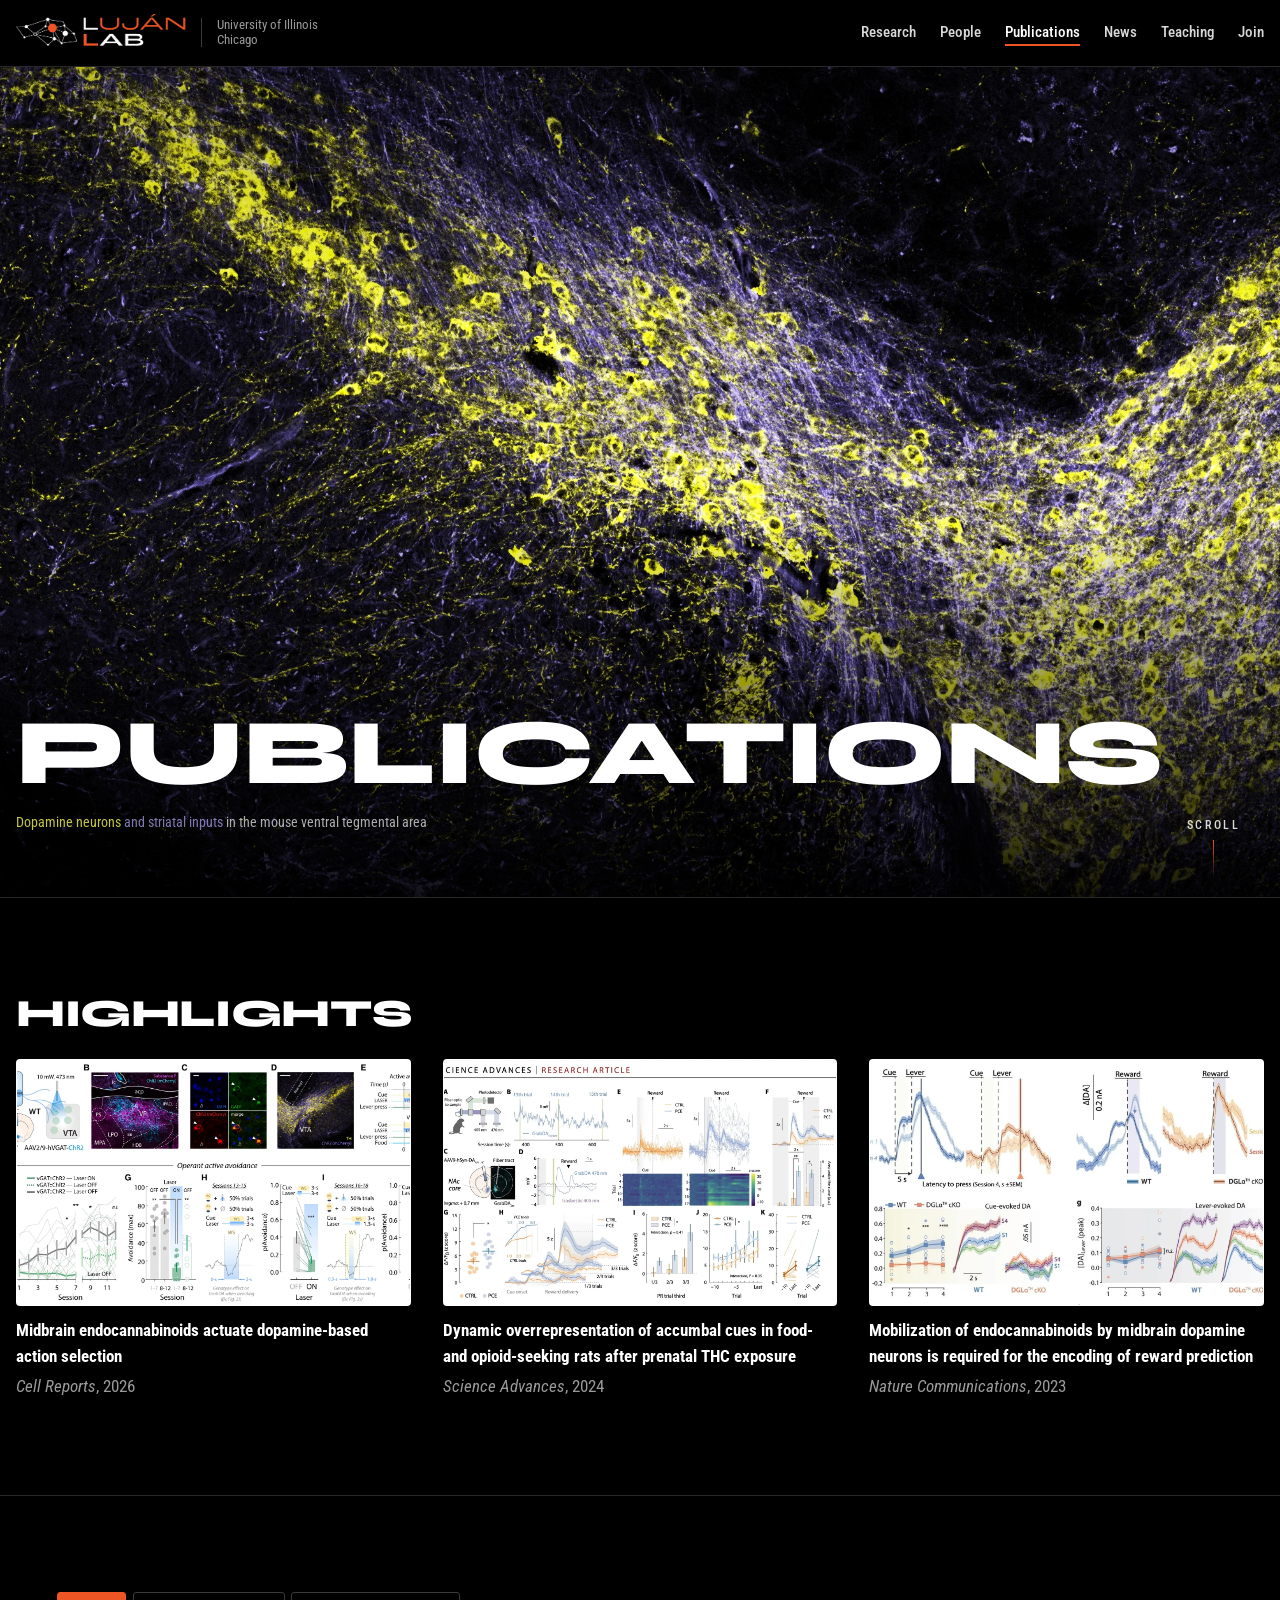
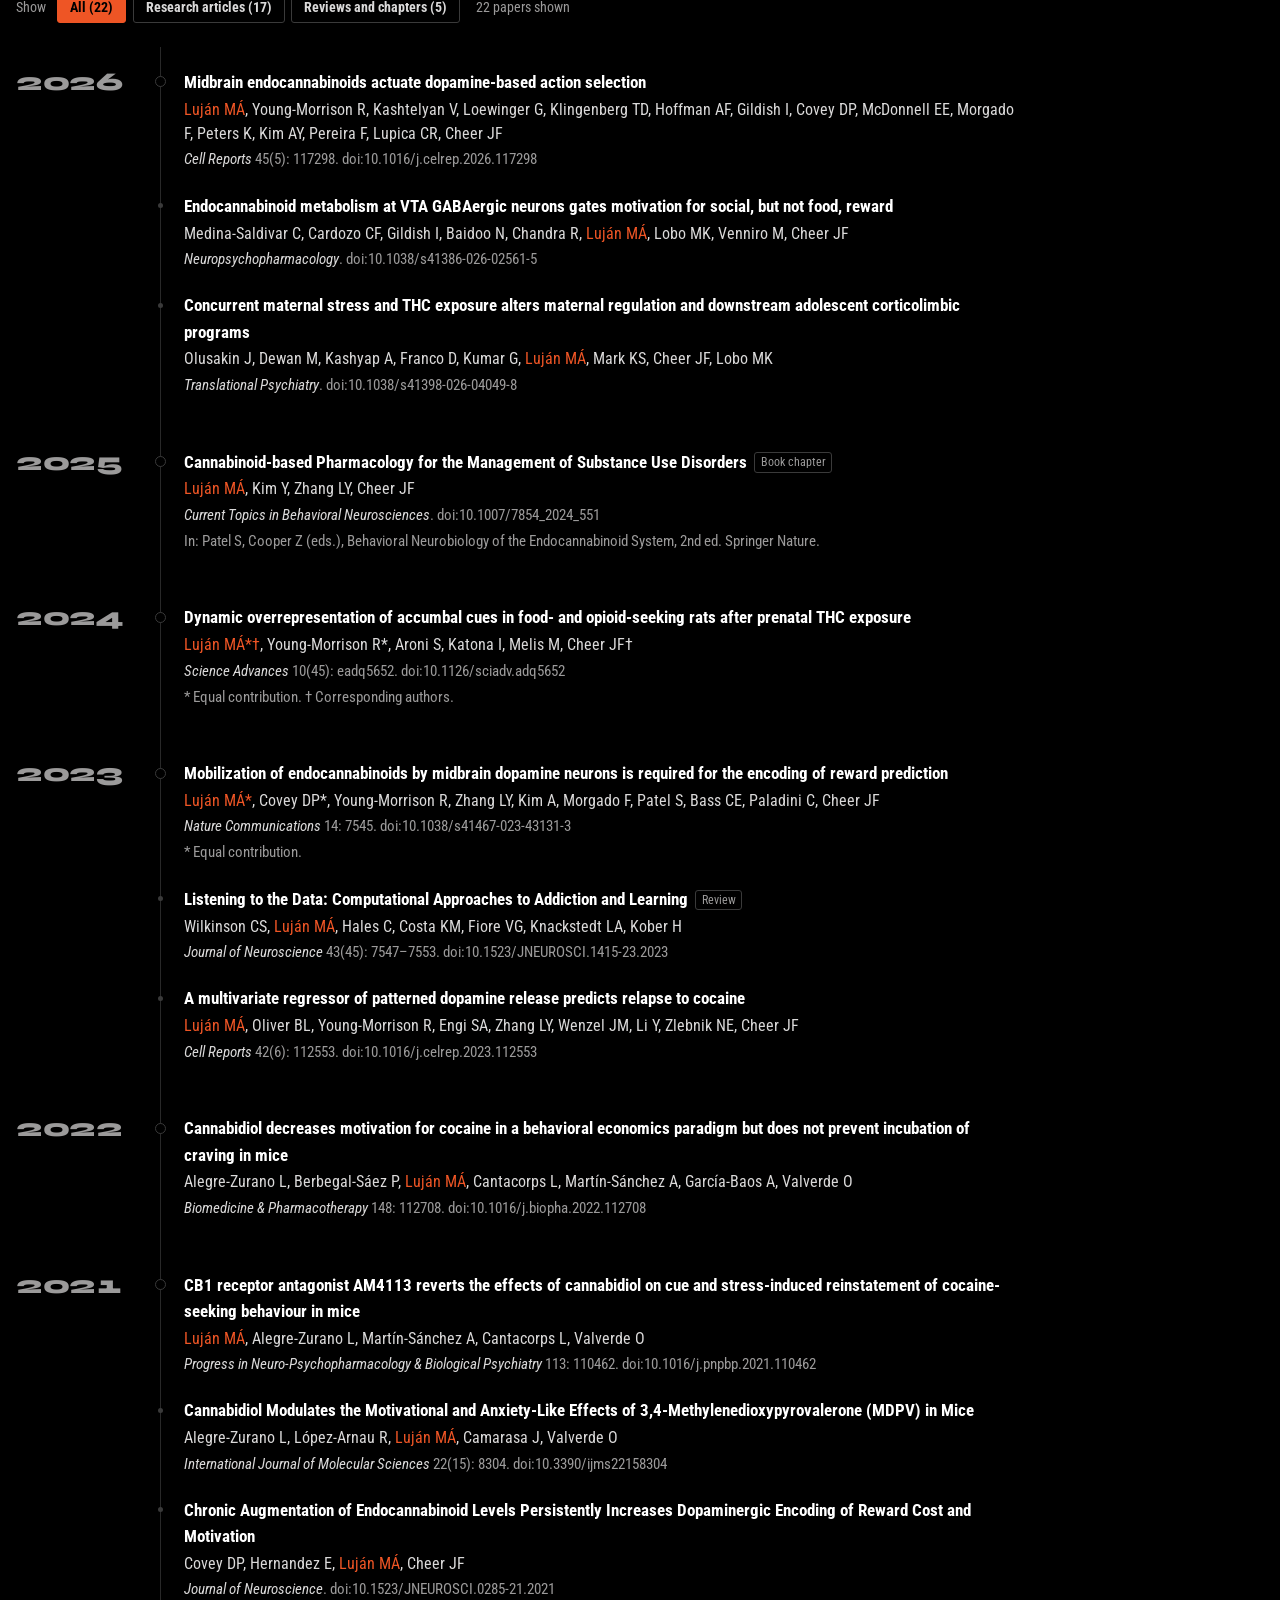
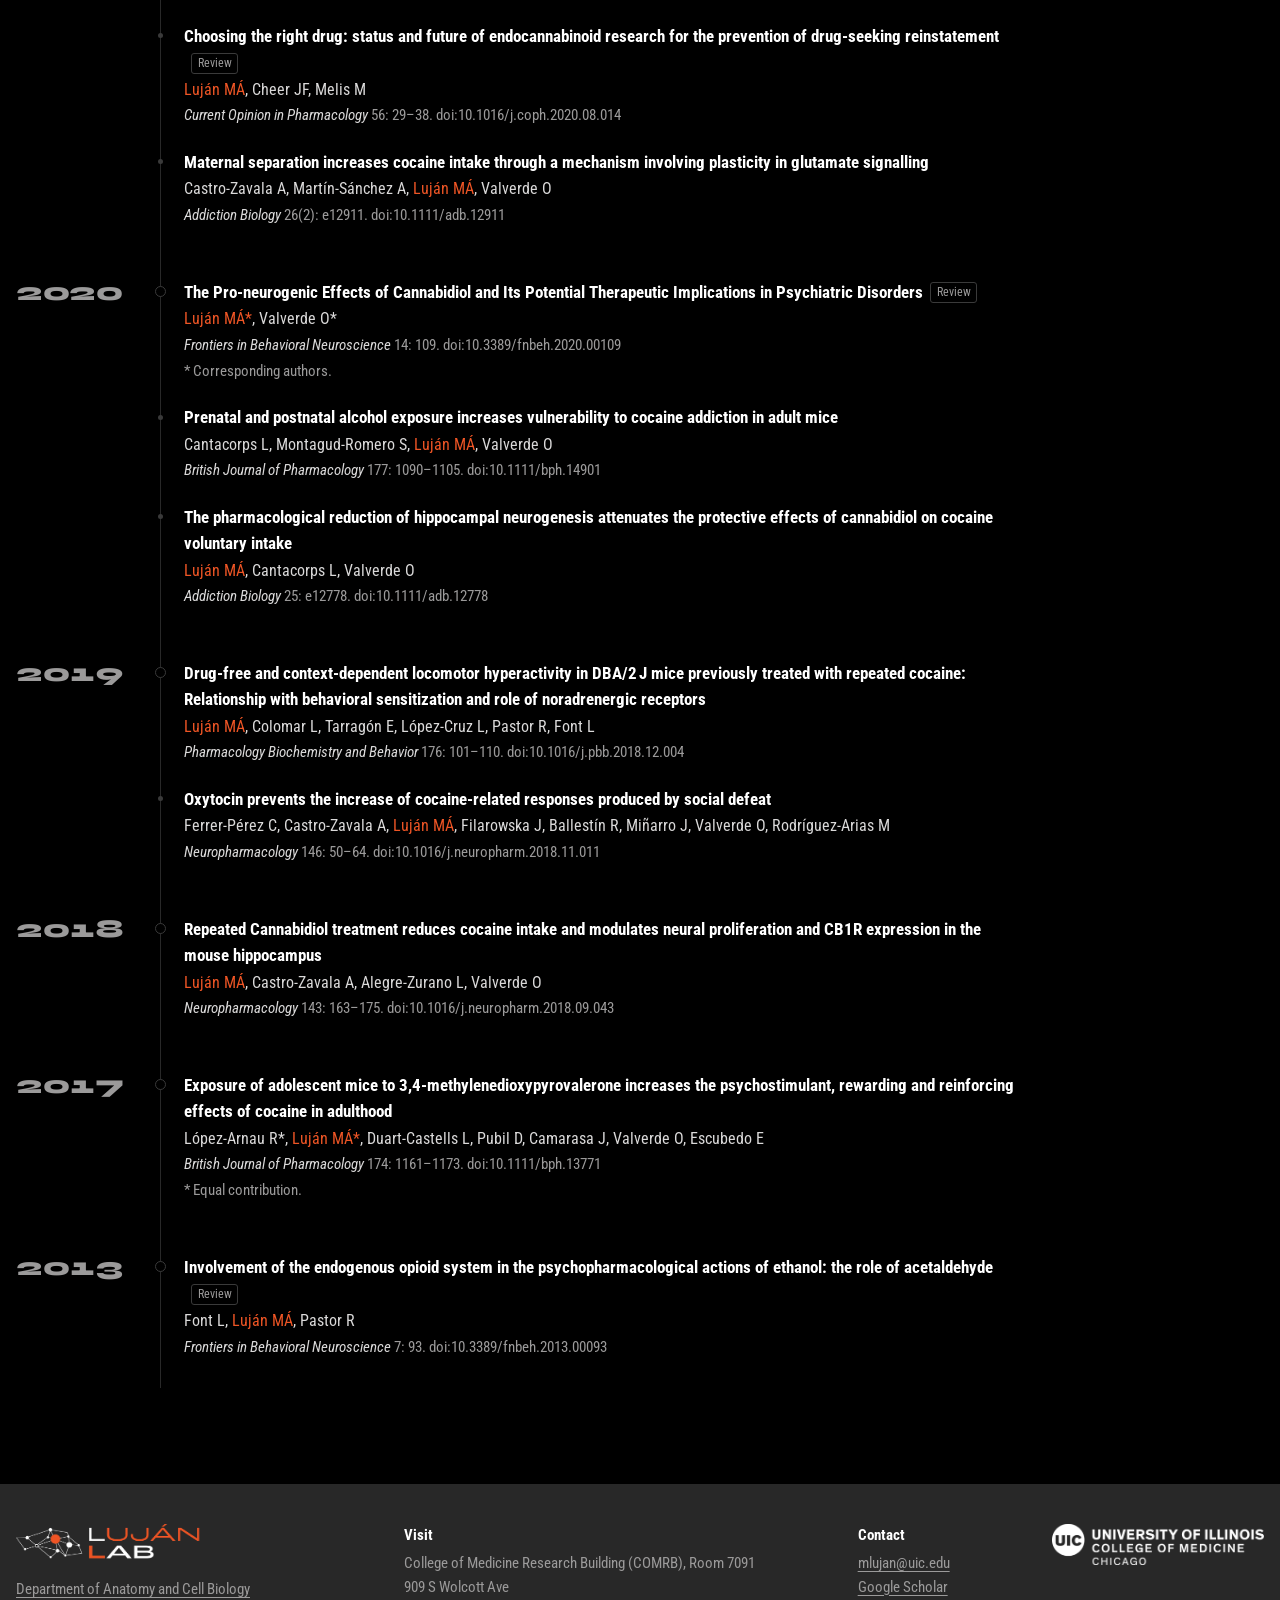
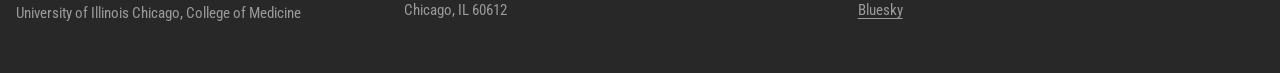
<file: publications.html>
<!doctype html>
<html lang="en">
<head>
<meta charset="utf-8">
<meta name="viewport" content="width=device-width, initial-scale=1, viewport-fit=cover">
<title>Publications | Luján Lab</title>
<meta name="description" content="Publications from the Luján Lab and Miguel Á. Luján.">
<meta name="claude:viewport-fit-sides" content="cover">
<meta property="og:title" content="Publications | Luján Lab">
<meta property="og:description" content="Publications from the Luján Lab and Miguel Á. Luján.">
<meta property="og:type" content="website">
<meta property="og:url" content="https://lujanlab.org/publications.html">
<meta property="og:image" content="https://lujanlab.org/assets/img/brand/share.png">
<meta property="og:image:alt" content="Luján Lab logo">
<meta name="twitter:card" content="summary_large_image">
<link rel="canonical" href="https://lujanlab.org/publications.html">
<link rel="icon" href="assets/img/brand/favicon.png">
<link rel="apple-touch-icon" href="assets/img/brand/apple-touch-icon.png">
<link rel="preconnect" href="https://fonts.googleapis.com">
<link rel="preconnect" href="https://fonts.gstatic.com" crossorigin>
<link rel="stylesheet" href="https://fonts.googleapis.com/css2?family=Syne:wght@600;700;800&family=Roboto+Condensed:ital,wght@0,400;0,500;0,700;1,400&display=swap">
<link rel="stylesheet" href="assets/css/site.css?v=c4d25ade">
<script>document.documentElement.classList.add("js")</script>
</head>
<body>
<a class="skip" href="#main">Skip to content</a>
<nav class="nav" aria-label="Main">
  <div class="wrap">
    <a class="brand" href="index.html"><img src="assets/img/brand/lujan-lab-logo.webp" alt="Luján Lab" width="900" height="202" decoding="async"><span>University of Illinois Chicago</span></a>
    <button class="menu" type="button" aria-expanded="false" aria-controls="nav-list">Menu</button>
    <ul id="nav-list"><li><a href="research.html">Research</a></li><li><a href="people.html">People</a></li><li><a href="publications.html" aria-current="page">Publications</a></li><li><a href="news.html">News</a></li><li><a href="teaching.html">Teaching</a></li><li><a href="join.html">Join</a></li></ul>
  </div>
</nav>
<main id="main">
<header class="hero-photo">
  <div class="hero-photo__media" style="--focus:50% 45%"><img src="assets/img/research/vta-th-chr2-overlay.webp" alt="Ventral tegmental area of the mouse brain: TH-positive dopamine neurons in yellow among ChR2-expressing striatal inputs in violet" width="2048" height="2048" decoding="async"></div>
  <div class="wrap hero-photo__copy"><h1 class="rise" style="--len:12"><span>Publications</span></h1><p class="hero-photo__cap"><span style="color:#f6f94e">Dopamine neurons</span> <span style="color:#a294dc">and striatal inputs</span> in the mouse ventral tegmental area</p></div>
  <span class="scroll-cue" aria-hidden="true">Scroll</span>
</header>
<section><div class="wrap"><h2 class="rise" style="margin-bottom:1.6rem"><span>Highlights</span></h2><div class="featured">
    <figure>
      <div class="media"><img src="assets/img/pubs/cellrep-2026-figure.webp" alt="Figure from the 2026 Cell Reports paper on midbrain endocannabinoids and action selection" width="1600" height="851" loading="lazy" decoding="async"></div>
      <figcaption><a href="https://doi.org/10.1016/j.celrep.2026.117298">Midbrain endocannabinoids actuate dopamine-based action selection</a><span class="muted"><i>Cell Reports</i>, 2026</span></figcaption>
    </figure>
    <figure>
      <div class="media"><img src="assets/img/pubs/sciadv-2024.webp" alt="Figure from the 2024 Science Advances paper on accumbal cue responses after prenatal THC exposure" width="1600" height="932" loading="lazy" decoding="async"></div>
      <figcaption><a href="https://doi.org/10.1126/sciadv.adq5652">Dynamic overrepresentation of accumbal cues in food- and opioid-seeking rats after prenatal THC exposure</a><span class="muted"><i>Science Advances</i>, 2024</span></figcaption>
    </figure>
    <figure>
      <div class="media"><img src="assets/img/pubs/natcomms-2023.webp" alt="Figure from the 2023 Nature Communications paper showing cue- and reward-evoked dopamine signals" width="1600" height="900" loading="lazy" decoding="async"></div>
      <figcaption><a href="https://doi.org/10.1038/s41467-023-43131-3">Mobilization of endocannabinoids by midbrain dopamine neurons is required for the encoding of reward prediction</a><span class="muted"><i>Nature Communications</i>, 2023</span></figcaption>
    </figure>
  </div></div></section>
<section class="band-rule"><div class="wrap"><div class="filters" role="group" aria-label="Filter publications">
      <span class="label">Show</span>
      <button class="btn" type="button" data-filter="all" aria-pressed="true">All (22)</button>
      <button class="btn" type="button" data-filter="article" aria-pressed="false">Research articles (17)</button>
      <button class="btn" type="button" data-filter="review" aria-pressed="false">Reviews and chapters (5)</button>
      <span class="label" id="pub-count" aria-live="polite" style="margin-left:.6rem">22 papers shown</span>
    </div><div class="timeline" data-timeline=".year, .pub"><span class="tl-fill" aria-hidden="true"></span><div class="year"><h2>2026</h2><ul class="pubs">
        <li class="pub" data-tags="article">
          <p><a class="t" href="https://doi.org/10.1016/j.celrep.2026.117298">Midbrain endocannabinoids actuate dopamine-based action selection</a></p>
          <p class="a"><span class="lab">Luján MÁ</span>, Young-Morrison R, Kashtelyan V, Loewinger G, Klingenberg TD, Hoffman AF, Gildish I, Covey DP, McDonnell EE, Morgado F, Peters K, Kim AY, Pereira F, Lupica CR, Cheer JF</p>
          <p class="j"><i>Cell Reports</i> 45(5): 117298. doi:10.1016/j.celrep.2026.117298</p>
          
        </li>
        <li class="pub" data-tags="article">
          <p><a class="t" href="https://doi.org/10.1038/s41386-026-02561-5">Endocannabinoid metabolism at VTA GABAergic neurons gates motivation for social, but not food, reward</a></p>
          <p class="a">Medina-Saldivar C, Cardozo CF, Gildish I, Baidoo N, Chandra R, <span class="lab">Luján MÁ</span>, Lobo MK, Venniro M, Cheer JF</p>
          <p class="j"><i>Neuropsychopharmacology</i>. doi:10.1038/s41386-026-02561-5</p>
          
        </li>
        <li class="pub" data-tags="article">
          <p><a class="t" href="https://doi.org/10.1038/s41398-026-04049-8">Concurrent maternal stress and THC exposure alters maternal regulation and downstream adolescent corticolimbic programs</a></p>
          <p class="a">Olusakin J, Dewan M, Kashyap A, Franco D, Kumar G, <span class="lab">Luján MÁ</span>, Mark KS, Cheer JF, Lobo MK</p>
          <p class="j"><i>Translational Psychiatry</i>. doi:10.1038/s41398-026-04049-8</p>
          
        </li>
      </ul></div><div class="year"><h2>2025</h2><ul class="pubs">
        <li class="pub" data-tags="review">
          <p><a class="t" href="https://doi.org/10.1007/7854_2024_551">Cannabinoid-based Pharmacology for the Management of Substance Use Disorders</a><span class="kind">Book chapter</span></p>
          <p class="a"><span class="lab">Luján MÁ</span>, Kim Y, Zhang LY, Cheer JF</p>
          <p class="j"><i>Current Topics in Behavioral Neurosciences</i>. doi:10.1007/7854_2024_551</p>
          <p class="j">In: Patel S, Cooper Z (eds.), Behavioral Neurobiology of the Endocannabinoid System, 2nd ed. Springer Nature.</p>
        </li>
      </ul></div><div class="year"><h2>2024</h2><ul class="pubs">
        <li class="pub" data-tags="article">
          <p><a class="t" href="https://doi.org/10.1126/sciadv.adq5652">Dynamic overrepresentation of accumbal cues in food- and opioid-seeking rats after prenatal THC exposure</a></p>
          <p class="a"><span class="lab">Luján MÁ*†</span>, Young-Morrison R*, Aroni S, Katona I, Melis M, Cheer JF†</p>
          <p class="j"><i>Science Advances</i> 10(45): eadq5652. doi:10.1126/sciadv.adq5652</p>
          <p class="j">* Equal contribution. † Corresponding authors.</p>
        </li>
      </ul></div><div class="year"><h2>2023</h2><ul class="pubs">
        <li class="pub" data-tags="article">
          <p><a class="t" href="https://doi.org/10.1038/s41467-023-43131-3">Mobilization of endocannabinoids by midbrain dopamine neurons is required for the encoding of reward prediction</a></p>
          <p class="a"><span class="lab">Luján MÁ*</span>, Covey DP*, Young-Morrison R, Zhang LY, Kim A, Morgado F, Patel S, Bass CE, Paladini C, Cheer JF</p>
          <p class="j"><i>Nature Communications</i> 14: 7545. doi:10.1038/s41467-023-43131-3</p>
          <p class="j">* Equal contribution.</p>
        </li>
        <li class="pub" data-tags="review">
          <p><a class="t" href="https://doi.org/10.1523/JNEUROSCI.1415-23.2023">Listening to the Data: Computational Approaches to Addiction and Learning</a><span class="kind">Review</span></p>
          <p class="a">Wilkinson CS, <span class="lab">Luján MÁ</span>, Hales C, Costa KM, Fiore VG, Knackstedt LA, Kober H</p>
          <p class="j"><i>Journal of Neuroscience</i> 43(45): 7547–7553. doi:10.1523/JNEUROSCI.1415-23.2023</p>
          
        </li>
        <li class="pub" data-tags="article">
          <p><a class="t" href="https://doi.org/10.1016/j.celrep.2023.112553">A multivariate regressor of patterned dopamine release predicts relapse to cocaine</a></p>
          <p class="a"><span class="lab">Luján MÁ</span>, Oliver BL, Young-Morrison R, Engi SA, Zhang LY, Wenzel JM, Li Y, Zlebnik NE, Cheer JF</p>
          <p class="j"><i>Cell Reports</i> 42(6): 112553. doi:10.1016/j.celrep.2023.112553</p>
          
        </li>
      </ul></div><div class="year"><h2>2022</h2><ul class="pubs">
        <li class="pub" data-tags="article">
          <p><a class="t" href="https://doi.org/10.1016/j.biopha.2022.112708">Cannabidiol decreases motivation for cocaine in a behavioral economics paradigm but does not prevent incubation of craving in mice</a></p>
          <p class="a">Alegre-Zurano L, Berbegal-Sáez P, <span class="lab">Luján MÁ</span>, Cantacorps L, Martín-Sánchez A, García-Baos A, Valverde O</p>
          <p class="j"><i>Biomedicine &amp; Pharmacotherapy</i> 148: 112708. doi:10.1016/j.biopha.2022.112708</p>
          
        </li>
      </ul></div><div class="year"><h2>2021</h2><ul class="pubs">
        <li class="pub" data-tags="article">
          <p><a class="t" href="https://doi.org/10.1016/j.pnpbp.2021.110462">CB1 receptor antagonist AM4113 reverts the effects of cannabidiol on cue and stress-induced reinstatement of cocaine-seeking behaviour in mice</a></p>
          <p class="a"><span class="lab">Luján MÁ</span>, Alegre-Zurano L, Martín-Sánchez A, Cantacorps L, Valverde O</p>
          <p class="j"><i>Progress in Neuro-Psychopharmacology &amp; Biological Psychiatry</i> 113: 110462. doi:10.1016/j.pnpbp.2021.110462</p>
          
        </li>
        <li class="pub" data-tags="article">
          <p><a class="t" href="https://doi.org/10.3390/ijms22158304">Cannabidiol Modulates the Motivational and Anxiety-Like Effects of 3,4-Methylenedioxypyrovalerone (MDPV) in Mice</a></p>
          <p class="a">Alegre-Zurano L, López-Arnau R, <span class="lab">Luján MÁ</span>, Camarasa J, Valverde O</p>
          <p class="j"><i>International Journal of Molecular Sciences</i> 22(15): 8304. doi:10.3390/ijms22158304</p>
          
        </li>
        <li class="pub" data-tags="article">
          <p><a class="t" href="https://doi.org/10.1523/JNEUROSCI.0285-21.2021">Chronic Augmentation of Endocannabinoid Levels Persistently Increases Dopaminergic Encoding of Reward Cost and Motivation</a></p>
          <p class="a">Covey DP, Hernandez E, <span class="lab">Luján MÁ</span>, Cheer JF</p>
          <p class="j"><i>Journal of Neuroscience</i>. doi:10.1523/JNEUROSCI.0285-21.2021</p>
          
        </li>
        <li class="pub" data-tags="review">
          <p><a class="t" href="https://doi.org/10.1016/j.coph.2020.08.014">Choosing the right drug: status and future of endocannabinoid research for the prevention of drug-seeking reinstatement</a><span class="kind">Review</span></p>
          <p class="a"><span class="lab">Luján MÁ</span>, Cheer JF, Melis M</p>
          <p class="j"><i>Current Opinion in Pharmacology</i> 56: 29–38. doi:10.1016/j.coph.2020.08.014</p>
          
        </li>
        <li class="pub" data-tags="article">
          <p><a class="t" href="https://doi.org/10.1111/adb.12911">Maternal separation increases cocaine intake through a mechanism involving plasticity in glutamate signalling</a></p>
          <p class="a">Castro-Zavala A, Martín-Sánchez A, <span class="lab">Luján MÁ</span>, Valverde O</p>
          <p class="j"><i>Addiction Biology</i> 26(2): e12911. doi:10.1111/adb.12911</p>
          
        </li>
      </ul></div><div class="year"><h2>2020</h2><ul class="pubs">
        <li class="pub" data-tags="review">
          <p><a class="t" href="https://doi.org/10.3389/fnbeh.2020.00109">The Pro-neurogenic Effects of Cannabidiol and Its Potential Therapeutic Implications in Psychiatric Disorders</a><span class="kind">Review</span></p>
          <p class="a"><span class="lab">Luján MÁ*</span>, Valverde O*</p>
          <p class="j"><i>Frontiers in Behavioral Neuroscience</i> 14: 109. doi:10.3389/fnbeh.2020.00109</p>
          <p class="j">* Corresponding authors.</p>
        </li>
        <li class="pub" data-tags="article">
          <p><a class="t" href="https://doi.org/10.1111/bph.14901">Prenatal and postnatal alcohol exposure increases vulnerability to cocaine addiction in adult mice</a></p>
          <p class="a">Cantacorps L, Montagud-Romero S, <span class="lab">Luján MÁ</span>, Valverde O</p>
          <p class="j"><i>British Journal of Pharmacology</i> 177: 1090–1105. doi:10.1111/bph.14901</p>
          
        </li>
        <li class="pub" data-tags="article">
          <p><a class="t" href="https://doi.org/10.1111/adb.12778">The pharmacological reduction of hippocampal neurogenesis attenuates the protective effects of cannabidiol on cocaine voluntary intake</a></p>
          <p class="a"><span class="lab">Luján MÁ</span>, Cantacorps L, Valverde O</p>
          <p class="j"><i>Addiction Biology</i> 25: e12778. doi:10.1111/adb.12778</p>
          
        </li>
      </ul></div><div class="year"><h2>2019</h2><ul class="pubs">
        <li class="pub" data-tags="article">
          <p><a class="t" href="https://doi.org/10.1016/j.pbb.2018.12.004">Drug-free and context-dependent locomotor hyperactivity in DBA/2 J mice previously treated with repeated cocaine: Relationship with behavioral sensitization and role of noradrenergic receptors</a></p>
          <p class="a"><span class="lab">Luján MÁ</span>, Colomar L, Tarragón E, López-Cruz L, Pastor R, Font L</p>
          <p class="j"><i>Pharmacology Biochemistry and Behavior</i> 176: 101–110. doi:10.1016/j.pbb.2018.12.004</p>
          
        </li>
        <li class="pub" data-tags="article">
          <p><a class="t" href="https://doi.org/10.1016/j.neuropharm.2018.11.011">Oxytocin prevents the increase of cocaine-related responses produced by social defeat</a></p>
          <p class="a">Ferrer-Pérez C, Castro-Zavala A, <span class="lab">Luján MÁ</span>, Filarowska J, Ballestín R, Miñarro J, Valverde O, Rodríguez-Arias M</p>
          <p class="j"><i>Neuropharmacology</i> 146: 50–64. doi:10.1016/j.neuropharm.2018.11.011</p>
          
        </li>
      </ul></div><div class="year"><h2>2018</h2><ul class="pubs">
        <li class="pub" data-tags="article">
          <p><a class="t" href="https://doi.org/10.1016/j.neuropharm.2018.09.043">Repeated Cannabidiol treatment reduces cocaine intake and modulates neural proliferation and CB1R expression in the mouse hippocampus</a></p>
          <p class="a"><span class="lab">Luján MÁ</span>, Castro-Zavala A, Alegre-Zurano L, Valverde O</p>
          <p class="j"><i>Neuropharmacology</i> 143: 163–175. doi:10.1016/j.neuropharm.2018.09.043</p>
          
        </li>
      </ul></div><div class="year"><h2>2017</h2><ul class="pubs">
        <li class="pub" data-tags="article">
          <p><a class="t" href="https://doi.org/10.1111/bph.13771">Exposure of adolescent mice to 3,4-methylenedioxypyrovalerone increases the psychostimulant, rewarding and reinforcing effects of cocaine in adulthood</a></p>
          <p class="a">López-Arnau R*, <span class="lab">Luján MÁ*</span>, Duart-Castells L, Pubil D, Camarasa J, Valverde O, Escubedo E</p>
          <p class="j"><i>British Journal of Pharmacology</i> 174: 1161–1173. doi:10.1111/bph.13771</p>
          <p class="j">* Equal contribution.</p>
        </li>
      </ul></div><div class="year"><h2>2013</h2><ul class="pubs">
        <li class="pub" data-tags="review">
          <p><a class="t" href="https://doi.org/10.3389/fnbeh.2013.00093">Involvement of the endogenous opioid system in the psychopharmacological actions of ethanol: the role of acetaldehyde</a><span class="kind">Review</span></p>
          <p class="a">Font L, <span class="lab">Luján MÁ</span>, Pastor R</p>
          <p class="j"><i>Frontiers in Behavioral Neuroscience</i> 7: 93. doi:10.3389/fnbeh.2013.00093</p>
          
        </li>
      </ul></div></div></div></section>
</main>
<footer class="site-footer">
  <div class="wrap">
    <div><img src="assets/img/brand/lujan-lab-logo.webp" alt="Luján Lab" width="900" height="202" loading="lazy" decoding="async" class="foot-logo"><a href="https://chicago.medicine.uic.edu/anatomy/">Department of Anatomy and Cell Biology</a><br>University of Illinois Chicago, College of Medicine</div>
    <address><b>Visit</b><a class="map-link" href="https://www.google.com/maps/search/?api=1&amp;query=909+S+Wolcott+Ave%2C+Chicago%2C+IL+60612">College of Medicine Research Building (COMRB), Room 7091<br>909 S Wolcott Ave<br>Chicago, IL 60612</a></address>
    <div class="links"><b>Contact</b><a href="mailto:mlujan@uic.edu">mlujan@uic.edu</a><a href="https://scholar.google.com/citations?user=nECs1cUAAAAJ&amp;hl=en">Google Scholar</a><a href="https://bsky.app/profile/lujanma.bsky.social">Bluesky</a></div>
    <div><img src="assets/img/brand/uic-com-logo.webp" alt="University of Illinois College of Medicine Chicago" width="900" height="177" loading="lazy" decoding="async"></div>
  </div>
</footer>
<script src="assets/js/site.js?v=aeba3d92"></script>

<script data-goatcounter="https://lujanlab.goatcounter.com/count" async src="https://gc.zgo.at/count.js"></script>
</body>
</html>
</file>
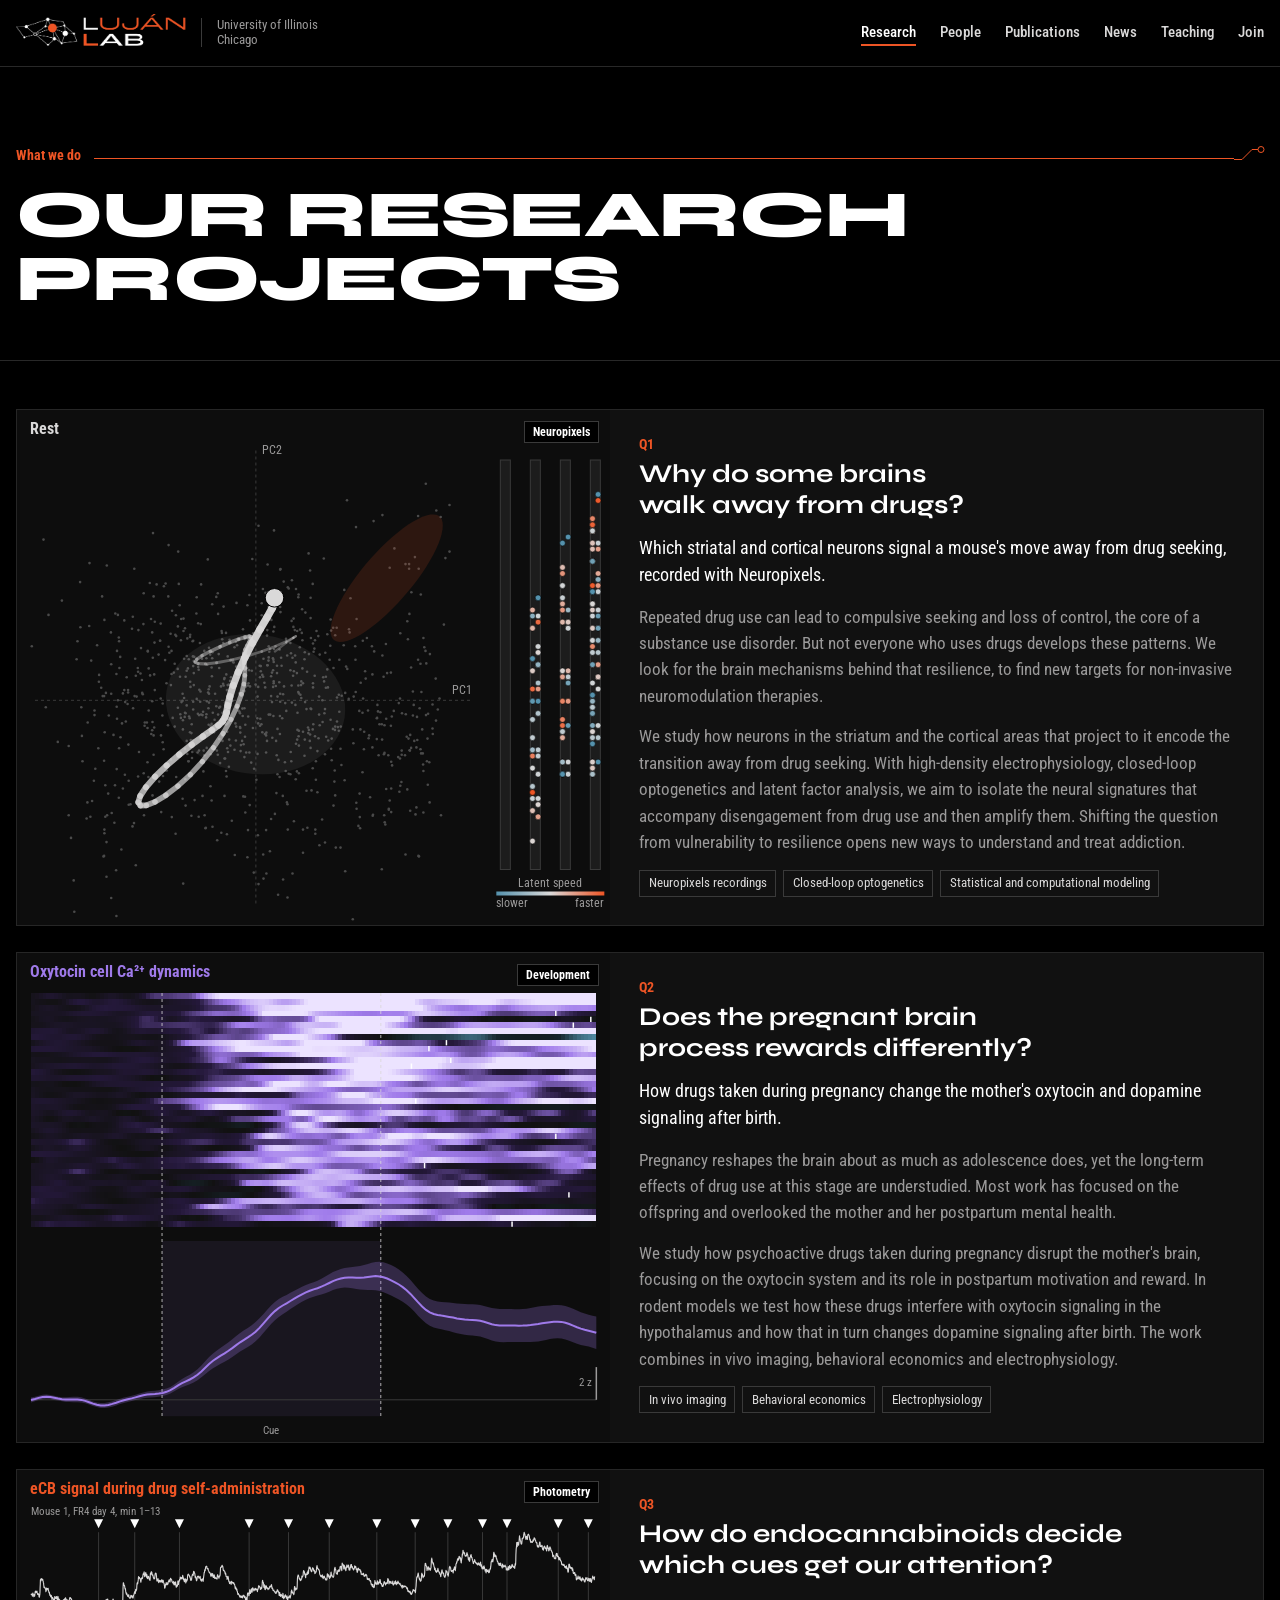
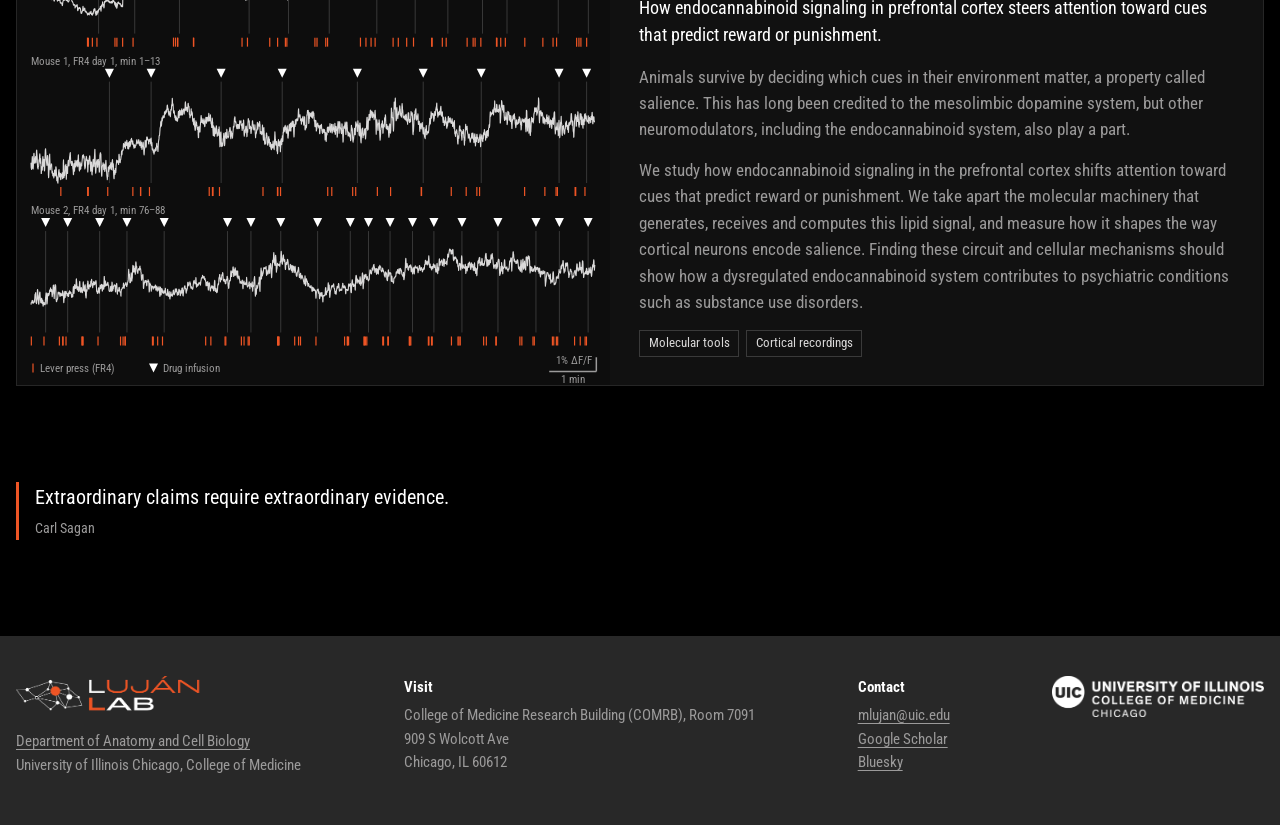
<file: research.html>
<!doctype html>
<html lang="en">
<head>
<meta charset="utf-8">
<meta name="viewport" content="width=device-width, initial-scale=1, viewport-fit=cover">
<title>Research | Luján Lab</title>
<meta name="description" content="We study how latent neural dynamics give rise to adaptive and maladaptive behavior. We use data-driven tools to connect cells, circuits and whole-animal behavior in rodents, with a focus on how dopamine, endocannabinoids and oxytocin support motivation and learning, with a particular interest in substance use disorders.">
<meta name="claude:viewport-fit-sides" content="cover">
<meta property="og:title" content="Research | Luján Lab">
<meta property="og:description" content="We study how latent neural dynamics give rise to adaptive and maladaptive behavior. We use data-driven tools to connect cells, circuits and whole-animal behavior in rodents, with a focus on how dopamine, endocannabinoids and oxytocin support motivation and learning, with a particular interest in substance use disorders.">
<meta property="og:type" content="website">
<meta property="og:url" content="https://lujanlab.org/research.html">
<meta property="og:image" content="https://lujanlab.org/assets/img/brand/share.png">
<meta property="og:image:alt" content="Luján Lab logo">
<meta name="twitter:card" content="summary_large_image">
<link rel="canonical" href="https://lujanlab.org/research.html">
<link rel="icon" href="assets/img/brand/favicon.png">
<link rel="apple-touch-icon" href="assets/img/brand/apple-touch-icon.png">
<link rel="preconnect" href="https://fonts.googleapis.com">
<link rel="preconnect" href="https://fonts.gstatic.com" crossorigin>
<link rel="stylesheet" href="https://fonts.googleapis.com/css2?family=Syne:wght@600;700;800&family=Roboto+Condensed:ital,wght@0,400;0,500;0,700;1,400&display=swap">
<link rel="stylesheet" href="assets/css/site.css?v=c4d25ade">
<script>document.documentElement.classList.add("js")</script>
</head>
<body>
<a class="skip" href="#main">Skip to content</a>
<nav class="nav" aria-label="Main">
  <div class="wrap">
    <a class="brand" href="index.html"><img src="assets/img/brand/lujan-lab-logo.webp" alt="Luján Lab" width="900" height="202" decoding="async"><span>University of Illinois Chicago</span></a>
    <button class="menu" type="button" aria-expanded="false" aria-controls="nav-list">Menu</button>
    <ul id="nav-list"><li><a href="research.html" aria-current="page">Research</a></li><li><a href="people.html">People</a></li><li><a href="publications.html">Publications</a></li><li><a href="news.html">News</a></li><li><a href="teaching.html">Teaching</a></li><li><a href="join.html">Join</a></li></ul>
  </div>
</nav>
<main id="main">
<header class="page-head">
  <div class="wrap">
    <p class="eyebrow">What we do<i aria-hidden="true"></i><svg class="pcb" aria-hidden="true" width="30" height="12" viewBox="0 0 30 12"><path d="M0 11.5H8L18 1.5H24"/><circle cx="27" cy="1.5" r="3"/></svg></p>
    <h1>Our research projects</h1>
  </div>
</header>
<section class="rcards-sec"><div class="wrap rcards">
    <article class="rcard" id="motivational-resilience">
      <div class="rcard__fig"><div class="latent-card" data-latent><svg class="latent" role="img" aria-label="The latent state of one session moving through the plane of its first two principal components, coloured by engagement state, with rings at active presses and cues"></svg><span class="latent-label" aria-hidden="true"></span></div><span class="tag">Neuropixels</span></div>
      <div class="rcard__body">
        <p class="qn">Q1</p>
        <h2>Why do some brains walk away from drugs?</h2>
        <p class="short">Which striatal and cortical neurons signal a mouse&#x27;s move away from drug seeking, recorded with Neuropixels.</p>
        <p>Repeated drug use can lead to compulsive seeking and loss of control, the core of a substance use disorder. But not everyone who uses drugs develops these patterns. We look for the brain mechanisms behind that resilience, to find new targets for non-invasive neuromodulation therapies.</p><p>We study how neurons in the striatum and the cortical areas that project to it encode the transition away from drug seeking. With high-density electrophysiology, closed-loop optogenetics and latent factor analysis, we aim to isolate the neural signatures that accompany disengagement from drug use and then amplify them. Shifting the question from vulnerability to resilience opens new ways to understand and treat addiction.</p>
        <ul class="chips" aria-label="Methods"><li>Neuropixels recordings</li><li>Closed-loop optogenetics</li><li>Statistical and computational modeling</li></ul>
      </div>
    </article>
    <article class="rcard" id="maternal-brain">
      <div class="rcard__fig"><div class="oxt-card" data-oxt><p class="oxt-read" aria-live="polite"></p><canvas class="oxt-heat" role="img" aria-label="Heatmap of the 40 trials with the strongest oxytocin-cell calcium response to the cue, one row per trial, with ticks at each lever press"></canvas><svg class="oxt" role="img" aria-label="Mean calcium signal of those trials around the cue; hover a heatmap row to see that trial"></svg></div><span class="tag">Development</span></div>
      <div class="rcard__body">
        <p class="qn">Q2</p>
        <h2>Does the pregnant brain process rewards differently?</h2>
        <p class="short">How drugs taken during pregnancy change the mother&#x27;s oxytocin and dopamine signaling after birth.</p>
        <p>Pregnancy reshapes the brain about as much as adolescence does, yet the long-term effects of drug use at this stage are understudied. Most work has focused on the offspring and overlooked the mother and her postpartum mental health.</p><p>We study how psychoactive drugs taken during pregnancy disrupt the mother&#x27;s brain, focusing on the oxytocin system and its role in postpartum motivation and reward. In rodent models we test how these drugs interfere with oxytocin signaling in the hypothalamus and how that in turn changes dopamine signaling after birth. The work combines in vivo imaging, behavioral economics and electrophysiology.</p>
        <ul class="chips" aria-label="Methods"><li>In vivo imaging</li><li>Behavioral economics</li><li>Electrophysiology</li></ul>
      </div>
    </article>
    <article class="rcard" id="endocannabinoid-salience">
      <div class="rcard__fig"><div class="fr4-card" data-fr4><p class="fr4-title">eCB signal during drug self-administration</p><svg class="fr4" role="img" aria-label="Three 12 minute stretches of endocannabinoid sensor signal from mice pressing a lever for drug on a fixed-ratio 4 schedule, with every lever press and drug infusion marked"></svg></div><span class="tag">Photometry</span></div>
      <div class="rcard__body">
        <p class="qn">Q3</p>
        <h2>How do endocannabinoids decide which cues get our attention?</h2>
        <p class="short">How endocannabinoid signaling in prefrontal cortex steers attention toward cues that predict reward or punishment.</p>
        <p>Animals survive by deciding which cues in their environment matter, a property called salience. This has long been credited to the mesolimbic dopamine system, but other neuromodulators, including the endocannabinoid system, also play a part.</p><p>We study how endocannabinoid signaling in the prefrontal cortex shifts attention toward cues that predict reward or punishment. We take apart the molecular machinery that generates, receives and computes this lipid signal, and measure how it shapes the way cortical neurons encode salience. Finding these circuit and cellular mechanisms should show how a dysregulated endocannabinoid system contributes to psychiatric conditions such as substance use disorders.</p>
        <ul class="chips" aria-label="Methods"><li>Molecular tools</li><li>Cortical recordings</li></ul>
      </div>
    </article>
  </div></section>
<section class="research-quote"><div class="wrap"><blockquote class="quote"><p>Extraordinary claims require extraordinary evidence.</p><footer>Carl Sagan</footer></blockquote></div></section>
</main>
<footer class="site-footer">
  <div class="wrap">
    <div><img src="assets/img/brand/lujan-lab-logo.webp" alt="Luján Lab" width="900" height="202" loading="lazy" decoding="async" class="foot-logo"><a href="https://chicago.medicine.uic.edu/anatomy/">Department of Anatomy and Cell Biology</a><br>University of Illinois Chicago, College of Medicine</div>
    <address><b>Visit</b><a class="map-link" href="https://www.google.com/maps/search/?api=1&amp;query=909+S+Wolcott+Ave%2C+Chicago%2C+IL+60612">College of Medicine Research Building (COMRB), Room 7091<br>909 S Wolcott Ave<br>Chicago, IL 60612</a></address>
    <div class="links"><b>Contact</b><a href="mailto:mlujan@uic.edu">mlujan@uic.edu</a><a href="https://scholar.google.com/citations?user=nECs1cUAAAAJ&amp;hl=en">Google Scholar</a><a href="https://bsky.app/profile/lujanma.bsky.social">Bluesky</a></div>
    <div><img src="assets/img/brand/uic-com-logo.webp" alt="University of Illinois College of Medicine Chicago" width="900" height="177" loading="lazy" decoding="async"></div>
  </div>
</footer>
<script src="assets/js/site.js?v=aeba3d92"></script>
<script src="assets/data/graphics.js"></script>
<script src="assets/js/records.js?v=aeba3d92"></script>
<script src="assets/data/latent.js"></script>
<script src="assets/js/latent.js?v=aeba3d92"></script>
<script src="assets/data/oxt.js"></script>
<script src="assets/js/oxt.js?v=aeba3d92"></script>
<script src="assets/data/fr4.js"></script>
<script src="assets/js/fr4.js?v=aeba3d92"></script>
<script data-goatcounter="https://lujanlab.goatcounter.com/count" async src="https://gc.zgo.at/count.js"></script>
</body>
</html>
</file>
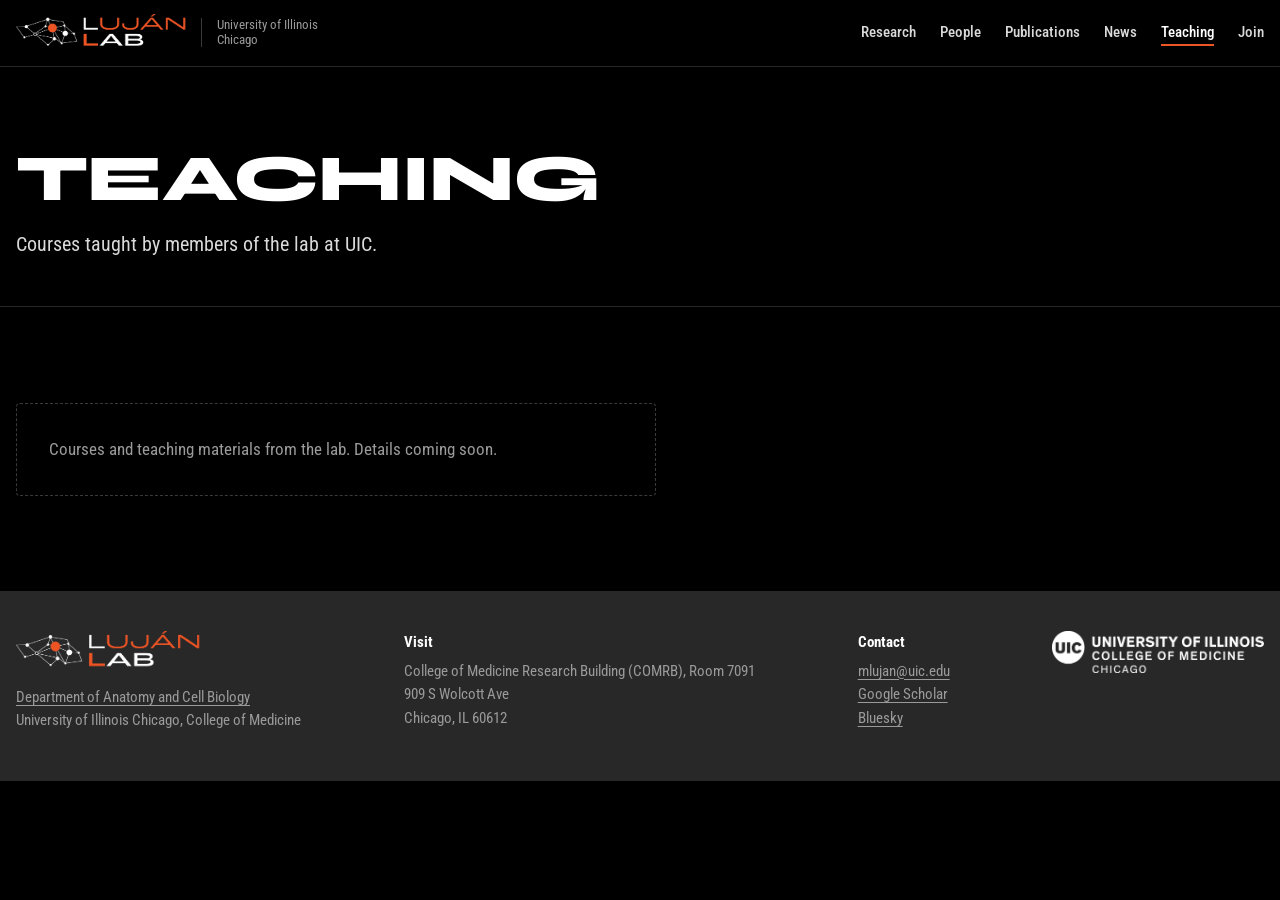
<file: teaching.html>
<!doctype html>
<html lang="en">
<head>
<meta charset="utf-8">
<meta name="viewport" content="width=device-width, initial-scale=1, viewport-fit=cover">
<title>Teaching | Luján Lab</title>
<meta name="description" content="Teaching by the Luján Lab at UIC.">
<meta name="claude:viewport-fit-sides" content="cover">
<meta property="og:title" content="Teaching | Luján Lab">
<meta property="og:description" content="Teaching by the Luján Lab at UIC.">
<meta property="og:type" content="website">
<meta property="og:url" content="https://lujanlab.org/teaching.html">
<meta property="og:image" content="https://lujanlab.org/assets/img/brand/share.png">
<meta property="og:image:alt" content="Luján Lab logo">
<meta name="twitter:card" content="summary_large_image">
<link rel="canonical" href="https://lujanlab.org/teaching.html">
<link rel="icon" href="assets/img/brand/favicon.png">
<link rel="apple-touch-icon" href="assets/img/brand/apple-touch-icon.png">
<link rel="preconnect" href="https://fonts.googleapis.com">
<link rel="preconnect" href="https://fonts.gstatic.com" crossorigin>
<link rel="stylesheet" href="https://fonts.googleapis.com/css2?family=Syne:wght@600;700;800&family=Roboto+Condensed:ital,wght@0,400;0,500;0,700;1,400&display=swap">
<link rel="stylesheet" href="assets/css/site.css?v=c4d25ade">
<script>document.documentElement.classList.add("js")</script>
</head>
<body>
<a class="skip" href="#main">Skip to content</a>
<nav class="nav" aria-label="Main">
  <div class="wrap">
    <a class="brand" href="index.html"><img src="assets/img/brand/lujan-lab-logo.webp" alt="Luján Lab" width="900" height="202" decoding="async"><span>University of Illinois Chicago</span></a>
    <button class="menu" type="button" aria-expanded="false" aria-controls="nav-list">Menu</button>
    <ul id="nav-list"><li><a href="research.html">Research</a></li><li><a href="people.html">People</a></li><li><a href="publications.html">Publications</a></li><li><a href="news.html">News</a></li><li><a href="teaching.html" aria-current="page">Teaching</a></li><li><a href="join.html">Join</a></li></ul>
  </div>
</nav>
<main id="main">
<header class="page-head">
  <div class="wrap">
    <h1>Teaching</h1>
    <p class="lede">Courses taught by members of the lab at UIC.</p>
  </div>
</header>
<section><div class="wrap"><p class="empty">Courses and teaching materials from the lab. Details coming soon.</p></div></section>
</main>
<footer class="site-footer">
  <div class="wrap">
    <div><img src="assets/img/brand/lujan-lab-logo.webp" alt="Luján Lab" width="900" height="202" loading="lazy" decoding="async" class="foot-logo"><a href="https://chicago.medicine.uic.edu/anatomy/">Department of Anatomy and Cell Biology</a><br>University of Illinois Chicago, College of Medicine</div>
    <address><b>Visit</b><a class="map-link" href="https://www.google.com/maps/search/?api=1&amp;query=909+S+Wolcott+Ave%2C+Chicago%2C+IL+60612">College of Medicine Research Building (COMRB), Room 7091<br>909 S Wolcott Ave<br>Chicago, IL 60612</a></address>
    <div class="links"><b>Contact</b><a href="mailto:mlujan@uic.edu">mlujan@uic.edu</a><a href="https://scholar.google.com/citations?user=nECs1cUAAAAJ&amp;hl=en">Google Scholar</a><a href="https://bsky.app/profile/lujanma.bsky.social">Bluesky</a></div>
    <div><img src="assets/img/brand/uic-com-logo.webp" alt="University of Illinois College of Medicine Chicago" width="900" height="177" loading="lazy" decoding="async"></div>
  </div>
</footer>
<script src="assets/js/site.js?v=aeba3d92"></script>

<script data-goatcounter="https://lujanlab.goatcounter.com/count" async src="https://gc.zgo.at/count.js"></script>
</body>
</html>
</file>
<file: assets/css/site.css>
/* Luján Lab site. Palette and type from lujanlab.org: black and charcoal grounds, light-gray text,
   one orange-red. Orange marks behavior (lever presses), links in motion and the anatomy we record from;
   gray carries everything else. Single dark look on purpose. */
:root {
  --black: #000000;      /* page */
  --char: #282828;       /* lab charcoal: alternate bands */
  --rule: #3a3a3a;
  --ink: #0d0d0d;        /* panels that hold data */
  --white: #ffffff;
  --grey: #dad9d9;       /* lab light gray: body text */
  --dim: #9b9a9a;
  --orange: #ee5525;     /* lab accent */
  --violet: #9f7aea;     /* the pregnancy card's oxytocin data, beside the orange */
  --display: "Syne", "Arial Black", system-ui, sans-serif;
  --body: "Roboto Condensed", "Arial Narrow", system-ui, sans-serif;
  --gutter: max(16px, env(safe-area-inset-left, 0px));
  --gutter-r: max(16px, env(safe-area-inset-right, 0px));
  color-scheme: dark;
}
* { box-sizing: border-box; }
[hidden] { display: none !important; }   /* layout rules (grid, flex) must not override the hidden attribute */
html { -webkit-text-size-adjust: 100%; }
body { margin: 0; background: var(--black); color: var(--grey); font: 400 1.0625rem/1.55 var(--body); }
img { max-width: 100%; height: auto; display: block; }
a { color: inherit; text-decoration-color: var(--dim); text-underline-offset: 3px; }
a:hover { color: var(--white); text-decoration-color: var(--orange); }
a:focus-visible, button:focus-visible, summary:focus-visible { outline: 2px solid var(--orange); outline-offset: 3px; }
p { margin: 0; }
.wrap { max-width: 80rem; margin: 0 auto; padding-left: var(--gutter); padding-right: var(--gutter-r); }
.skip { position: absolute; left: -999px; top: 0; z-index: 20; background: var(--orange); color: var(--black); padding: .5rem 1rem; font-weight: 700; }
.skip:focus { left: var(--gutter); top: calc(env(safe-area-inset-top, 0px) + .5rem); }

/* nav */
body::before { content: ""; position: fixed; inset: 0 0 auto; height: env(safe-area-inset-top, 0px); z-index: 10; background: var(--black); }
.nav { position: sticky; top: env(safe-area-inset-top, 0px); z-index: 5; background: rgb(0 0 0 / .86); backdrop-filter: blur(12px); -webkit-backdrop-filter: blur(12px); border-bottom: 1px solid var(--char); }
.nav .wrap { display: flex; align-items: center; justify-content: space-between; gap: .6rem 1.5rem; padding-block: .85rem; flex-wrap: wrap; }
.brand { text-decoration: none; display: flex; align-items: center; gap: .9rem; line-height: 1.15; }
.brand img { height: 2.4rem; width: auto; }
.brand span { font-size: .8rem; color: var(--dim); max-width: 7.5rem; padding-left: .9rem; border-left: 1px solid var(--rule); }
.nav ul { display: flex; gap: .4rem 1.5rem; list-style: none; margin: 0; padding: 0; flex-wrap: wrap; font-weight: 500; font-size: .95rem; }
.nav ul a { text-decoration: none; color: var(--grey); padding-block: .2rem; border-bottom: 2px solid transparent; }
.nav ul a:hover, .nav ul a[aria-current="page"]:hover { color: var(--orange); }
.nav ul a[aria-current="page"] { color: var(--white); border-bottom-color: var(--orange); }
.menu { display: none; font: 700 .9rem var(--body); color: var(--grey); background: none; border: 1px solid var(--rule); border-radius: 3px; padding: .35rem .7rem; cursor: pointer; }

/* type */
h1, h2 { font-family: var(--display); font-weight: 800; text-transform: uppercase; color: var(--white); text-wrap: balance; margin: 0; letter-spacing: -.01em; }
/* main is a size container so long single words in headings ("PUBLICATIONS") shrink to fit narrow phones */
main { container-type: inline-size; }
h1 { font-size: clamp(1.4rem, 7.4cqi, 4.1rem); line-height: .98; }
h2 { font-size: clamp(1.7rem, 3vw, 2.4rem); line-height: 1.02; }
h3 { font: 700 1.15rem/1.25 var(--display); color: var(--white); margin: 0; text-wrap: balance; }
.lede { font-size: 1.25rem; line-height: 1.4; color: var(--grey); max-width: 38rem; }
.prose { display: grid; grid-template-columns: minmax(0, 1fr); gap: 1rem; max-width: 40rem; min-width: 0; }
.muted { color: var(--dim); }
.more { font-weight: 700; color: var(--white); text-decoration-color: var(--orange); text-decoration-thickness: 2px; }

/* bands */
section { padding-block: clamp(3.5rem, 8vw, 6rem); }
.band-char { background: var(--char); }
.band-rule { border-top: 1px solid var(--char); }
.page-head { padding-block: clamp(3rem, 7vw, 5rem) clamp(2rem, 4vw, 3rem); border-bottom: 1px solid var(--char); }
.page-head .wrap { display: grid; gap: 1.2rem; }
.section-head { display: flex; justify-content: space-between; align-items: baseline; gap: .5rem 2rem; flex-wrap: wrap; margin-bottom: 2rem; }

/* small shared parts */
.chips { display: flex; flex-wrap: wrap; gap: .4rem; list-style: none; padding: 0; margin: 0; }
.chips li { font-size: .82rem; border: 1px solid var(--rule); border-radius: 3px; padding: .15rem .55rem; color: var(--grey); }
.role { font-size: .92rem; color: var(--orange); font-weight: 500; }
.media { position: relative; border-radius: 4px; overflow: hidden; background: var(--ink); }
.media img, .media video { width: 100%; height: 100%; object-fit: cover; display: block; }
.email { font: 500 clamp(1.35rem, 2.4vw, 1.9rem)/1.2 var(--body); letter-spacing: .01em; color: var(--white); user-select: all; text-decoration-color: var(--orange); text-decoration-thickness: 2px; text-underline-offset: .25em; overflow-wrap: anywhere; }
.email:hover { color: var(--orange); }

/* ---------- home: full-width raster with the headline over it ---------- */
.stage { position: relative; height: min(46rem, 80svh); min-height: 28rem; background: #050505; }
.raster-box { position: absolute; inset: 0 7.5rem 0 0; }
#raster { position: absolute; inset: 0; width: 100%; height: 100%; display: block; }
.bands { position: absolute; top: 0; bottom: 0; right: 0; width: 7.5rem; border-left: 1px solid var(--char); font-size: .78rem; font-weight: 700; }
.band { position: absolute; left: 0; right: 0; display: flex; align-items: center; gap: .5rem; padding-left: .7rem; }
.band i { width: 3px; align-self: stretch; margin-block: 2px; border-radius: 2px; }
.stage-meta { position: absolute; top: .9rem; right: 8.5rem; font-size: .82rem; color: var(--grey); font-variant-numeric: tabular-nums; background: rgb(0 0 0 / .6); padding: .15rem .5rem; border-radius: 3px; }
.hero-copy { position: absolute; inset: 0 7.5rem 0 0; display: flex; align-items: flex-end; pointer-events: none;
  background: linear-gradient(90deg, rgb(0 0 0 / .9) 0%, rgb(0 0 0 / .72) 32%, rgb(0 0 0 / 0) 62%); }
.hero-copy .wrap { margin: 0; width: 100%; max-width: 44rem; padding-block: 0 2.4rem; }
.hero-copy h1 { margin-bottom: 1rem; }
.hero-copy .lede { font-size: .92rem; line-height: 1.45; max-width: 30rem; opacity: .6; }
.accent { color: var(--orange); }

/* below the raster: what is playing, and where it is in the session */
.console { border-bottom: 1px solid var(--char); }
.console .wrap { display: grid; grid-template-columns: auto minmax(0, 1fr); gap: 1rem 3rem; padding-block: 1.4rem 1.6rem; align-items: start; }
.readout { display: grid; grid-template-columns: repeat(2, auto); gap: .7rem 2rem; margin: 0; font-variant-numeric: tabular-nums; }
.readout div { display: grid; }
.readout dt { font-size: .8rem; color: var(--dim); }
.readout dd { margin: 0; font: 700 1.3rem var(--body); color: var(--white); }
.ov-head { display: flex; gap: .4rem 1.4rem; flex-wrap: wrap; font-size: .82rem; color: var(--dim); margin-bottom: .4rem; }
.ov-head span::before { content: ""; display: inline-block; width: 12px; height: 2px; vertical-align: middle; margin-right: .35rem; background: var(--c); }
.ov-head b { color: var(--grey); font-weight: 500; }
.ov-box { position: relative; height: 4rem; }
#overview { position: absolute; inset: 0; width: 100%; height: 100%; display: block; }
#overview { touch-action: pan-y; cursor: pointer; }   /* horizontal drags move the window; vertical swipes still scroll */
#overview:focus-visible { outline: 2px solid var(--orange); outline-offset: 3px; }
.ov-axis { display: flex; justify-content: space-between; font-size: .72rem; color: var(--dim); margin-top: .2rem; font-variant-numeric: tabular-nums; }
.controls { grid-column: 1 / -1; display: flex; gap: .4rem; flex-wrap: wrap; align-items: center; }
.controls .label { font-size: .82rem; color: var(--dim); margin: 0 .3rem 0 0; }
.controls .label:not(:first-child) { margin-left: 1.2rem; }
.btn { font: 700 .88rem var(--body); color: var(--grey); background: transparent; border: 1px solid var(--rule); border-radius: 3px; padding: .4rem .75rem; cursor: pointer; font-variant-numeric: tabular-nums; }
.btn:hover { border-color: var(--grey); color: var(--white); }
.btn[aria-pressed="true"] { background: var(--orange); border-color: var(--orange); color: var(--black); }

/* what we study: text, 3D brain, three project cards */
.research-head { display: grid; grid-template-columns: minmax(0, .8fr) minmax(0, 1.2fr); gap: 2.5rem; align-items: center; }
.research-head > div { display: grid; gap: 1rem; }
.research-head > div > p { max-width: 30rem; }
/* university and department, on the line between the hero and "What we study" */
.affil .wrap { display: flex; flex-wrap: wrap; align-items: center; gap: .8rem 1.4rem; padding-block: 1.8rem 0; }
.uic-logo { height: clamp(2.4rem, 4vw, 3.2rem); width: auto; }
.affil a { color: var(--orange); font-weight: 500; font-size: 1rem; text-decoration: none; padding-left: 1.4rem; border-left: 1px solid var(--rule); }
.affil a:hover { text-decoration: underline; }
#research { padding-top: clamp(2.5rem, 5vw, 3.5rem); }
.cards { display: grid; grid-template-columns: repeat(3, minmax(0, 1fr)); gap: 2rem; margin-top: 2.5rem; }
/* home project cards: a dark panel with a method label on the picture; the outline turns orange on hover */
.card { position: relative; display: grid; grid-template-rows: auto 1fr; background: #111; border: 1px solid #262626; }
.card:hover, .card:focus-within { border-color: var(--orange); }
.card .media, .card .rec-card { aspect-ratio: 16 / 10; border: 0; border-radius: 0; }
/* Q2 card: single eCB trials drawn one at a time (assets/js/ecb.js) */
.ecb-card { position: relative; aspect-ratio: 16 / 10; background: var(--ink); overflow: hidden; }
.ecb { position: absolute; inset: 0; width: 100%; height: 100%; display: block; }
.ecb .trace { fill: none; stroke-width: 1; vector-effect: non-scaling-stroke; opacity: .4; }
.ecb .trace.now { stroke-width: 2; opacity: 1; }
.ecb .press { stroke: var(--dim); stroke-dasharray: 3 3; vector-effect: non-scaling-stroke; }
.ecb .zero { stroke: var(--rule); vector-effect: non-scaling-stroke; }
.ecb .bar { fill: none; stroke: var(--dim); stroke-width: 1.5; vector-effect: non-scaling-stroke; }
.ecb-label { position: absolute; left: .8rem; top: .6rem; font: 700 1rem var(--body); opacity: 0; transition: opacity .25s; }
.ecb-press, .ecb-scale { position: absolute; bottom: .35rem; font-size: .72rem; color: var(--dim); }
.ecb-press { transform: translateX(-50%); }
.ecb-scale { right: .6rem; bottom: 1.2rem; }
.card .tx { display: grid; gap: .6rem; align-content: start; padding: 1.1rem 1.2rem 1.4rem; }
.card h3 a { text-decoration: none; }
.card .qn { display: block; font: 700 .85rem var(--body); color: var(--orange); margin-bottom: .25rem; }
.card h3 a:hover { text-decoration: underline; text-decoration-color: var(--orange); }
.card p { color: var(--dim); }

/* 3D brain with a chart-style legend */
.brain-fig { margin: 0; display: grid; gap: .6rem; min-width: 0; }
.brain-view { position: relative; aspect-ratio: 4 / 3; max-width: 100%; min-width: 0; }
.brain-view canvas { position: absolute; inset: 0; width: 100%; height: 100%; cursor: grab; touch-action: none; }
.brain-fallback { color: var(--dim); }
.brain-key { display: grid; grid-template-columns: minmax(0, 1fr) auto; gap: .3rem 1.5rem; align-items: start; font-size: .8rem; color: var(--dim); font-variant-numeric: tabular-nums; }
.brain-key p { max-width: 26rem; }
.brain-key b { color: var(--grey); font-weight: 500; }
.legend { display: grid; grid-template-columns: repeat(2, auto); gap: 0 .9rem; margin: 0; padding: 0; list-style: none; }
.legend button { all: unset; box-sizing: border-box; display: grid; grid-template-columns: 8px auto auto; gap: .4rem; align-items: center; padding: .12rem .25rem; border-radius: 2px; cursor: pointer; font: 400 .8rem var(--body); color: var(--grey); font-variant-numeric: tabular-nums; }
.legend button:hover { background: var(--char); }
.legend button:focus-visible { outline: 2px solid var(--orange); }
.legend button[aria-pressed="false"] { opacity: .35; }
.legend i { width: 8px; height: 8px; border-radius: 50%; }
.legend span:last-child { color: var(--dim); }
.legend .probe i { width: 10px; height: 2px; border-radius: 0; background: var(--orange); }
.legend .firing i { box-sizing: border-box; border: 1.5px solid var(--grey); }

/* cumulative press records with per-mouse scores on hover */
.rec-card { position: relative; aspect-ratio: 16 / 10; max-width: 100%; background: var(--ink); border: 1px solid var(--char); border-radius: 4px; }
.records { position: absolute; inset: 0; width: 100%; height: 100%; display: block; touch-action: none; cursor: crosshair; }
.records .sess { fill: none; stroke: #5e5d5d; stroke-width: 1; vector-effect: non-scaling-stroke; }
.records .sess.on { stroke: var(--orange); stroke-width: 2.4; }
.records .sess.dim { stroke: #3a3a3a; }
.records .axis { fill: none; stroke: var(--rule); stroke-width: 1; vector-effect: non-scaling-stroke; }
.records text { fill: var(--dim); font: 400 10px var(--body); }
.tip { position: absolute; left: 2.6rem; top: .45rem; font-size: .78rem; line-height: 1.35; color: var(--dim); pointer-events: none; font-variant-numeric: tabular-nums; max-width: 66%; background: rgb(13 13 13 / .86); padding: .2rem .35rem; border-radius: 3px; }
.tip b { color: var(--white); font-weight: 700; }
.tip .row { display: grid; grid-template-columns: 6.6rem 3.6rem 2.6rem; align-items: center; gap: .4rem; color: var(--grey); }
.tip .bar { position: relative; height: 6px; background: var(--char); }
.tip .bar::before { content: ""; position: absolute; left: 50%; top: -2px; bottom: -2px; width: 1px; background: var(--dim); }
.tip .bar i { position: absolute; top: 0; bottom: 0; background: var(--orange); }

/* home: papers and news teasers */
.split { display: grid; grid-template-columns: minmax(0, 1.25fr) minmax(0, 1fr); gap: 3rem; }
.teaser-pubs { list-style: none; margin: 0; padding: 0; display: grid; gap: 1.6rem; }
.teaser-pubs li { display: grid; grid-template-columns: 9rem minmax(0, 1fr); gap: 1.2rem; align-items: start; }
.teaser-pubs .media { aspect-ratio: 4 / 3; background: var(--white); }
.teaser-pubs .media img { object-position: top; }

/* work with us: a full-width split, lab photo on one half and the invitation, contacts and two actions on the other */
.cta { display: grid; grid-template-columns: minmax(0, 1fr) minmax(0, 1fr); padding: 0; background: var(--char); border-top: 1px solid var(--char); }
.cta__photo { position: relative; min-height: 30rem; overflow: hidden; }
.cta__photo img { position: absolute; inset: 0; width: 100%; height: 100%; object-fit: cover; object-position: 50% 35%; }
.cta__body { display: grid; gap: 1.5rem; align-content: center; max-width: 40rem; padding: clamp(2.5rem, 6vw, 5rem) clamp(1.25rem, 5vw, 4.5rem); }
.cta__body > p { color: var(--grey); }
.cta__contact { display: grid; grid-template-columns: auto minmax(0, 1fr); gap: .9rem 1.6rem; margin: .4rem 0 0; padding-top: 1.4rem; border-top: 1px solid var(--rule); }
.cta__contact > div { display: contents; }
.cta__contact dt { font-size: .8rem; color: var(--dim); padding-top: .35rem; }
.cta__contact dd { margin: 0; }
.cta__actions { display: flex; flex-wrap: wrap; gap: .7rem; margin-top: .4rem; }
.cta__btn { display: inline-block; padding: .75rem 1.3rem; font: 700 .95rem var(--body); text-decoration: none; color: var(--black); background: var(--orange); border: 1px solid var(--orange); }
.cta__btn--line { color: var(--white); background: transparent; border-color: var(--grey); }
.cta__btn:hover { color: var(--black); background: var(--white); border-color: var(--white); }
@media (prefers-reduced-motion: no-preference) {
  .cta__btn { transition: background-color .2s, color .2s, border-color .2s; }
  .cta__photo img { transition: transform 1.2s cubic-bezier(.2, .7, .2, 1); }
  .cta:hover .cta__photo img { transform: scale(1.03); }
}
@media (max-width: 860px) {
  .cta { grid-template-columns: minmax(0, 1fr); }
  .cta__photo { min-height: 0; aspect-ratio: 16 / 10; }
}

/* Research, People and News borrow three patterns from astroawards.live: headings that sit on a thin
   rule, portraits in orange-outlined cards, and rows that open with +/-. */
h2.ruled { font: 700 clamp(1.2rem, 6cqi, 1.75rem)/1.15 var(--display); text-transform: none; letter-spacing: 0;
  padding-bottom: .6rem; border-bottom: 1px solid var(--dim); }
.frame { border: 1px solid var(--orange); overflow: hidden; background: var(--ink); }
.frame img { width: 100%; height: 100%; object-fit: cover; }

/* ---------- research page, after steinmetzlab.net: a traced label, then one wide card per question ---------- */
/* label on a circuit trace that steps up to a pad */
.eyebrow { display: flex; align-items: flex-end; margin: 0; font: 700 .9rem var(--body); color: var(--orange); }
.eyebrow i { flex: 1; border-bottom: 1px solid var(--orange); margin: 0 0 .3rem .8rem; }
.eyebrow svg { flex: none; margin-bottom: calc(.3rem - .5px); overflow: visible; }
.pcb path, .pcb circle { fill: none; stroke: var(--orange); stroke-width: 1; }
.rcards { display: grid; gap: 1.6rem; }
.rcards-sec { padding-top: clamp(2rem, 4vw, 3rem); }
.rcard { position: relative; display: grid; grid-template-columns: minmax(0, 1fr) minmax(0, 1.1fr);
  background: #111; border: 1px solid #262626; scroll-margin-top: 5rem; }
.rcard:hover, .rcard:focus-within { border-color: var(--orange); }
/* the picture fills the whole height of the card beside the text; on phones it sits on top at 16:10 */
.rcard__fig { position: relative; min-height: 20rem; }
.rcard__fig > .media, .rcard__fig > .rec-card, .rcard__fig > .ecb-card { position: absolute; inset: 0; aspect-ratio: auto; border: 0; border-radius: 0; }
.rcard__fig .media img { object-fit: cover; }
.rcard__body { position: relative; display: grid; gap: .9rem; align-content: start; padding: 1.6rem 1.8rem 1.8rem; container-type: inline-size; }
.rcard__body .qn { font: 700 .9rem var(--body); color: var(--orange); }
/* sized to the text column so the longest word ("endocannabinoids") never breaks */
.rcard__body h2 { font: 700 clamp(1.15rem, 6cqi, 1.6rem)/1.2 var(--display); text-transform: none; letter-spacing: 0; margin-top: -.5rem; }
.rcard__body .short { color: var(--white); font-size: 1.1rem; }
.rcard__body p:not(.qn):not(.short) { color: var(--dim); }
.rcard .chips li { border-radius: 0; }
/* Q1 research card: latent state in its PC1-PC2 plane (assets/js/latent.js) */
.latent-card { position: absolute; inset: 0; background: var(--ink); overflow: hidden; }
.latent { position: absolute; inset: 0; width: 100%; height: 100%; display: block; }
.latent .axis { stroke: var(--rule); stroke-dasharray: 3 3; }
.latent .ax-label { fill: var(--dim); font: 400 12px var(--body); }
.latent .cloud circle { fill: #4a4a4a; }
.latent .rest { fill: rgb(218 217 217 / .07); }
.latent .bout { fill: rgb(238 85 37 / .14); }
.latent .tail line { stroke-linecap: round; }
.latent .now { stroke: var(--black); stroke-width: 1; }
.latent .ring { fill: none; stroke-width: 1.5; }
.latent .ring.press { stroke: var(--orange); }
.latent .ring.cue { stroke: var(--white); }
.latent .probe rect { fill: #1c1c1c; stroke: #3a3a3a; }
.latent .probe circle { stroke: var(--black); stroke-width: .5; }
.latent-label { position: absolute; left: .8rem; top: .6rem; font: 700 1rem var(--body); }
/* pregnancy research card: PVN oxytocin-cell heatmap and mean (assets/js/oxt.js) */
.oxt-card { position: absolute; inset: 0; background: var(--ink); overflow: hidden; touch-action: none; cursor: crosshair; }
.oxt-heat { position: absolute; image-rendering: pixelated; }
.oxt { position: absolute; inset: 0; width: 100%; height: 100%; display: block; pointer-events: none; }
.oxt-read { position: absolute; left: .8rem; top: .6rem; right: 8rem; margin: 0; font: 500 .8rem/1.3 var(--body); color: var(--grey); }
.oxt-read.is-title { font: 700 1rem/1.2 var(--body); color: var(--violet); }
.oxt .cue { fill: rgb(159 122 234 / .08); }
.oxt .cue-edge { stroke: var(--grey); stroke-dasharray: 3 3; stroke-width: .8; }
.oxt .press { stroke: var(--white); stroke-width: 1.5; }
.oxt .zero { stroke: var(--rule); }
.oxt .sem { fill: rgb(159 122 234 / .25); }
.oxt .mean { fill: none; stroke: var(--violet); stroke-width: 2; }
.oxt .bar { fill: none; stroke: var(--dim); stroke-width: 1.5; }
.oxt .lab { fill: var(--dim); font: 400 11px var(--body); }
.oxt .trial { fill: none; stroke: var(--white); stroke-width: 1.2; opacity: .85; }
.oxt .press-now { stroke: var(--white); stroke-dasharray: 2 3; }
.oxt .row-box { fill: none; stroke: var(--white); stroke-width: 1.2; }
.oxt .cross { stroke: var(--grey); stroke-width: .8; }
/* eCB research card: 12 min of eCB photometry during FR4 self-administration (assets/js/fr4.js) */
.fr4-card { position: absolute; inset: 0; background: var(--ink); overflow: hidden; }
.fr4 { position: absolute; inset: 0; width: 100%; height: 100%; display: block; }
.fr4-title { position: absolute; left: .8rem; top: .6rem; right: 8rem; margin: 0; font: 700 1rem/1.2 var(--body); color: var(--orange); }
.fr4 .trace { fill: none; stroke: var(--grey); stroke-width: 1.1; stroke-linejoin: round; }
.fr4 .zero { stroke: var(--rule); stroke-dasharray: 2 3; }
.fr4 .press { stroke: var(--orange); stroke-width: 1.2; }
.fr4 .drug { fill: var(--white); }
.fr4 .drug-line { stroke: var(--white); stroke-opacity: .18; }
.fr4 .bar { fill: none; stroke: var(--dim); stroke-width: 1.5; }
.fr4 .lab { fill: var(--dim); font: 400 11px var(--body); }
.card .tag, .rcard .tag { position: absolute; right: .7rem; top: .7rem; z-index: 2; background: var(--black); color: var(--white); border: 1px solid var(--rule); font: 700 .75rem var(--body); padding: .2rem .5rem; pointer-events: none; }
.research-quote { padding-top: 0; }
.quote { margin: 0; border-left: 3px solid var(--orange); padding-left: 1rem; font-size: 1.25rem; color: var(--white); max-width: 34rem; }
.quote footer { font-size: .9rem; color: var(--dim); margin-top: .3rem; }

/* ---------- people page ---------- */
.pi { max-width: 68rem; display: grid; grid-template-columns: minmax(0, 20rem) minmax(0, 1fr); gap: clamp(2rem, 4vw, 3.5rem); align-items: start; }
.pi .frame { aspect-ratio: 4 / 5; }
.pi .prose { container-type: inline-size; }
.pi .links { display: flex; flex-wrap: wrap; gap: .4rem 1.4rem; }
.row-head { font-size: clamp(1.1rem, 5.5cqi, 1.7rem); margin-bottom: 1.6rem; }
.alumni { display: flex; flex-wrap: wrap; gap: 1.2rem 2.5rem; list-style: none; margin: 0; padding: 0; }
.alumni li { display: flex; align-items: center; gap: .9rem; }
.alumni img { width: 3.6rem; height: 3.6rem; object-fit: cover; border-radius: 50%; border: 1px solid var(--orange); }
.alumni span { display: block; font-size: .9rem; color: var(--dim); }
.strip { display: grid; grid-template-columns: repeat(auto-fill, minmax(min(100%, 15rem), 1fr)); gap: .6rem; }
.strip .media { aspect-ratio: 4 / 3; padding: 0; border: 1px solid transparent; cursor: zoom-in; transition: opacity .25s, filter .25s, border-color .25s; }
.strip:has(.media:hover, .media:focus-visible) .media:not(:hover, :focus-visible) { opacity: .3; filter: grayscale(.6); }
.strip .media:hover, .strip .media:focus-visible { border-color: var(--orange); outline: 0; }
.zoom { max-width: none; max-height: none; width: 100vw; height: 100vh; margin: 0; padding: 0; border: 0; background: transparent; place-items: center; cursor: zoom-out; }
.zoom[open] { display: grid; }
.zoom::backdrop { background: rgb(0 0 0 / .88); }
.zoom img { max-width: calc(100vw - 2rem); max-height: calc(100vh - 2rem); width: auto; height: auto; border: 1px solid #262626; }
.zoom-close { position: fixed; top: .6rem; right: .8rem; background: none; border: 0; color: var(--white); font: 400 2rem/1 var(--body); cursor: pointer; padding: .2rem .5rem; }
.zoom-close:hover { color: var(--orange); }
@media (prefers-reduced-motion: reduce) { .strip .media { transition: none; } }

/* full-screen opening photo: a slow settle-in zoom, then drifts more slowly than the page as you scroll (site.js sets --drift) */
.hero-photo { position: relative; height: calc(100svh - 4.3rem); min-height: 26rem; max-height: 62rem; overflow: hidden; display: grid; align-items: end; border-bottom: 1px solid var(--char); }
.hero-photo__media { position: absolute; inset: 0; }
.hero-photo__media img { width: 100%; height: 100%; object-fit: cover; object-position: var(--focus, 50% 60%); transform: translateY(var(--drift, 0px)) scale(1.02); }
.hero-photo::after { content: ""; position: absolute; inset: 0; background: linear-gradient(rgb(0 0 0 / .25), transparent 30%, transparent 55%, rgb(0 0 0 / .9)); pointer-events: none; }
.hero-photo__copy { container-type: inline-size; position: relative; z-index: 1; width: 100%; padding-bottom: clamp(2.5rem, 7vh, 5rem); }
.hero-photo h1 { font-size: min(clamp(2.4rem, 9vw, 7rem), calc(100cqi / var(--len, 6) / 1.12)); line-height: .9; }   /* Syne capitals are up to 1.1em wide */
.hero-photo__cap { max-width: 34rem; margin-top: 1rem; font-size: .9rem; color: var(--grey); opacity: .8; }
.scroll-cue { position: absolute; z-index: 1; right: clamp(1rem, 4vw, 2.5rem); bottom: 1.2rem; display: grid; justify-items: center; gap: .5rem; font: 500 .72rem var(--body); color: var(--grey); letter-spacing: .2em; text-transform: uppercase; }
.scroll-cue::after { content: ""; width: 1px; height: 2.4rem; background: linear-gradient(var(--orange), transparent); }

/* headings that rise into place the first time they scroll into view (site.js adds .in) */
.rise { overflow: hidden; }
.rise > span { display: inline-block; }

/* current members: tall portraits with the name over a dark fade; hover dims the others and lifts a bio teaser */
.people-grid { display: grid; grid-template-columns: repeat(4, minmax(0, 1fr)); gap: 1rem; list-style: none; margin: 0; padding: 0; }
.pcard__open { position: relative; display: block; width: 100%; aspect-ratio: 3 / 4; padding: 0; border: 1px solid #262626; background: var(--ink); overflow: hidden; cursor: pointer; text-align: left; color: inherit; font: inherit; }
.pcard__open img { width: 100%; height: 100%; object-fit: cover; object-position: 50% 30%; }
.pcard__open::after { content: ""; position: absolute; inset: 0; background: linear-gradient(transparent 40%, rgb(0 0 0 / .92)); }
.pcard__tx { position: absolute; z-index: 1; left: 0; right: 0; bottom: 0; display: grid; gap: .15rem; padding: 1rem 1.1rem 1.1rem; }
.pcard__name { font: 700 1.15rem/1.2 var(--body); color: var(--orange); }
.pcard__role { font-size: .9rem; color: var(--white); }
.pcard__teaser { font-size: .85rem; line-height: 1.45; color: var(--grey); display: -webkit-box; -webkit-box-orient: vertical; -webkit-line-clamp: 4; overflow: hidden; max-height: 0; opacity: 0; }
.pcard__more { font: 700 .8rem var(--body); color: var(--white); text-decoration: underline; text-decoration-color: var(--orange); text-underline-offset: 3px; max-height: 0; opacity: 0; overflow: hidden; }
.pcard__open:hover, .pcard__open:focus-visible { border-color: var(--orange); outline: 0; }
.pcard__open:hover .pcard__teaser, .pcard__open:focus-visible .pcard__teaser { max-height: 6rem; opacity: 1; margin-top: .5rem; }
.pcard__open:hover .pcard__more, .pcard__open:focus-visible .pcard__more { max-height: 2rem; opacity: 1; margin-top: .3rem; }
.people-grid:has(.pcard__open:hover) .pcard__open:not(:hover) { opacity: .45; }
@media (hover: none) { .pcard__more { max-height: 2rem; opacity: 1; margin-top: .3rem; } }

/* the full bio, opened from a portrait */
.bio-dialog { width: min(56rem, calc(100vw - 2rem)); max-height: calc(100svh - 2rem); padding: 0; border: 1px solid var(--rule); background: #111; color: var(--grey); overflow: auto; }
.bio-dialog::backdrop { background: rgb(0 0 0 / .8); backdrop-filter: blur(6px); -webkit-backdrop-filter: blur(6px); }
.bio-dialog__body { display: grid; grid-template-columns: minmax(0, 18rem) minmax(0, 1fr); gap: 2rem; padding: 2rem; }
.bio-dialog .frame { aspect-ratio: 4 / 5; }
.bio-dialog .prose { container-type: inline-size; display: grid; gap: .8rem; align-content: start; }
.bio-dialog .zoom-close { position: absolute; top: .4rem; right: .6rem; }

@media (prefers-reduced-motion: no-preference) {
  .hero-photo__media { animation: settle 2.4s cubic-bezier(.2, .7, .2, 1) both; }
  .js .rise > span { transform: translateY(105%); transition: transform .9s cubic-bezier(.2, .7, .2, 1); }
  .js .rise.in > span { transform: none; }
  .scroll-cue::after { animation: cue 2s ease-in-out infinite; transform-origin: top; }
  .pcard__open, .pcard__open img, .pcard__teaser, .pcard__more { transition: opacity .35s, max-height .45s, margin .45s, transform .8s cubic-bezier(.2, .7, .2, 1), border-color .25s; }
  .pcard__open:hover img { transform: scale(1.06); }
  .bio-dialog[open] { animation: pop .35s cubic-bezier(.2, .7, .2, 1); }
}
@keyframes settle { from { transform: scale(1.14); filter: brightness(.5); } }
@keyframes cue { 0%, 100% { transform: scaleY(.3); opacity: .4; } 50% { transform: scaleY(1); opacity: 1; } }
@keyframes pop { from { opacity: 0; transform: translateY(12px) scale(.98); } }
@media (max-width: 860px) {
  .hero-photo { height: auto; min-height: 0; aspect-ratio: 1; }   /* the group photo is landscape: square keeps everyone in */
  .scroll-cue { display: none; }
  .bio-dialog__body { grid-template-columns: minmax(0, 1fr); padding: 1.4rem; }
  .bio-dialog .frame { max-width: 14rem; }
}

/* ---------- publications page ---------- */
.featured { display: grid; grid-template-columns: repeat(3, minmax(0, 1fr)); gap: 2rem; }
.featured figure { margin: 0; display: grid; gap: .7rem; align-content: start; }
.featured .media { aspect-ratio: 16 / 10; background: var(--white); }
.featured .media img { object-position: top; }
.featured figcaption { display: grid; gap: .2rem; }
.featured figcaption a { color: var(--white); font-weight: 700; text-decoration: none; }
.featured figcaption a:hover { text-decoration: underline; text-decoration-color: var(--orange); }
.featured .media { border: 1px solid transparent; }
.featured figure:hover .media, .featured figure:focus-within .media { border-color: var(--orange); }
@media (prefers-reduced-motion: no-preference) {
  .featured .media, .featured .media img { transition: border-color .25s, transform .8s cubic-bezier(.2, .7, .2, 1); }
  .featured figure:hover .media img { transform: scale(1.04); }
}
.filters { display: flex; flex-wrap: wrap; gap: .4rem; align-items: center; margin-bottom: 1.5rem; }
.filters .label { font-size: .85rem; color: var(--dim); margin-right: .3rem; }
.year { display: grid; grid-template-columns: 6rem minmax(0, 1fr); gap: 1rem; border-top: 1px solid var(--char); padding-block: 1.2rem; }
.year > h2 { font-size: 1.4rem; font-variant-numeric: tabular-nums; }
.pubs { list-style: none; margin: 0; padding: 0; display: grid; gap: 1.3rem; max-width: 52rem; }
.pub { display: grid; gap: .15rem; }
.pub .t { color: var(--white); font-weight: 700; font-size: 1.05rem; text-decoration: none; }
.pub .t:hover { text-decoration: underline; text-decoration-color: var(--orange); }
.pub .a { font-size: .97rem; }
.pub .a .lab { color: var(--orange); }
.pub .j { font-size: .95rem; color: var(--dim); }
.pub .j i { color: var(--grey); }
/* timeline: a rail between the years and the papers fills orange down to just past mid-window as you scroll
   (site.js sets --p); each year sticks while its papers pass, its dot riding the rail, and lights once reached */
.timeline { --rail: 9rem; --col: 10.5rem; position: relative; }   /* years are 4.2em wide in Syne */
.timeline::before, .tl-fill { content: ""; position: absolute; left: var(--rail); top: 0; width: 1px; }
.timeline::before { bottom: 0; background: var(--char); }
.tl-fill { height: 100%; background: var(--orange); }
.js .tl-fill { height: var(--p, 0px); }
.timeline .year { grid-template-columns: 7.5rem minmax(0, 1fr); column-gap: 3rem; border-top: 0; padding-block: 1.4rem 1.8rem; }
.timeline .year > h2 { position: sticky; top: 5.5rem; z-index: 1; align-self: start; font-size: 1.6rem; line-height: 1; color: var(--white); }
.js .timeline .year > h2 { color: var(--dim); }
.js .timeline .year.lit > h2 { color: var(--white); }
.timeline .year > h2::after, .timeline .pub::before { content: ""; position: absolute; border-radius: 50%; }
.timeline .year > h2::after { left: calc(var(--rail) - 5.5px); top: calc(.5em - 5.5px); width: 11px; height: 11px; box-sizing: border-box; background: var(--orange); border: 1px solid var(--orange); }
.js .timeline .year > h2::after { background: var(--black); border-color: var(--rule); }
.js .timeline .year.lit > h2::after { background: var(--orange); border-color: var(--orange); box-shadow: 0 0 0 4px rgb(238 85 37 / .18); }
.timeline .pub { position: relative; }
.timeline .pub::before { left: calc(var(--rail) - var(--col) - 2.5px); top: calc(.81rem - 2.5px); width: 5px; height: 5px; background: var(--orange); }
.js .timeline .pub::before { background: var(--rule); }
.js .timeline .pub.lit::before { background: var(--orange); }
@media (prefers-reduced-motion: no-preference) {
  .timeline .year > h2, .timeline .year > h2::after, .timeline .pub::before { transition: color .3s, background-color .3s, border-color .3s, box-shadow .3s; }
}
.kind { display: inline-block; white-space: nowrap; font-size: .75rem; border: 1px solid var(--rule); border-radius: 3px; padding: 0 .35rem; margin-left: .45rem; color: var(--dim); font-weight: 400; vertical-align: .1em; }

/* ---------- news page: cards on both sides of a central rail, each with a dot and a short arm to the rail.
   site.js packs them (alternating sides, each card starting a little below the last, so the two sides
   interlock); without it, or on phones, they sit one per row. Cards slide in the first time they scroll into view. */
.news-tl { --rail: 50%; --arm: 2.5rem; max-width: 60rem; margin-inline: auto; }
.news-filters { max-width: 60rem; margin-inline: auto; }
.news-list { list-style: none; margin: 0; padding: 0; display: grid; gap: 2rem; }
.nyear { display: flex; justify-content: center; }
.nyear h2 { position: relative; z-index: 1; font-size: 1.25rem; line-height: 1; padding: .45rem 1rem; background: var(--black); border: 1px solid var(--rule); border-radius: 999px; color: var(--dim); }
.nyear.lit h2 { color: var(--white); border-color: var(--orange); }
.nitem { --from: -28px; position: relative; width: calc(50% - var(--arm)); }
.nitem:nth-child(even of .nitem:not([hidden])) { --from: 28px; margin-left: calc(50% + var(--arm)); }
.nitem::before, .nitem::after { content: ""; position: absolute; top: 1.3rem; }
.nitem::before { left: calc(100% + var(--arm) - 6px); width: 12px; height: 12px; box-sizing: border-box; border-radius: 50%; background: var(--black); border: 1px solid var(--rule); }
.nitem::after { left: 100%; width: calc(var(--arm) - 6px); margin-top: 5.5px; height: 1px; background: var(--rule); }
.nitem:nth-child(even of .nitem:not([hidden]))::before { left: calc(-1 * var(--arm) - 6px); }
.nitem:nth-child(even of .nitem:not([hidden]))::after { left: calc(-1 * var(--arm) + 6px); }
.nitem.lit::before { background: var(--orange); border-color: var(--orange); box-shadow: 0 0 0 5px rgb(238 85 37 / .18); }
.nitem.lit::after { background: var(--orange); }
.news-list.packed { position: relative; display: block; }
.news-list.packed > li { position: absolute; left: 0; right: 0; }
/* packed: site.js has chosen each card's side, which overrides the one-per-row alternation above */
.news-list.packed > .nitem { right: auto; margin: 0 !important; }
.news-list.packed > .nitem[data-side="left"] { --from: -28px !important; }
.news-list.packed > .nitem[data-side="left"]::before { left: calc(100% + var(--arm) - 6px) !important; }
.news-list.packed > .nitem[data-side="left"]::after { left: 100% !important; }
.news-list.packed > .nitem[data-side="right"] { --from: 28px !important; left: calc(50% + var(--arm)); }
.news-list.packed > .nitem[data-side="right"]::before { left: calc(-1 * var(--arm) - 6px) !important; }
.news-list.packed > .nitem[data-side="right"]::after { left: calc(-1 * var(--arm) + 6px) !important; }
.ncard { background: #111; border: 1px solid #262626; overflow: hidden; }
.ncard:hover, .ncard:focus-within { border-color: var(--orange); }
.ncard .media { display: block; width: 100%; aspect-ratio: 3 / 2; padding: 0; border: 0; border-radius: 0; cursor: zoom-in; }
.ncard .media img { object-position: 50% 25%; }
.ncard .media.contain img { object-fit: contain; object-position: center; }
.nbody { display: grid; gap: .45rem; padding: .95rem 1.15rem 1.2rem; }
.nmeta { display: flex; justify-content: space-between; gap: 1rem; font-size: .8rem; }
.nkind { font-weight: 700; color: var(--orange); }
.nmeta time { color: var(--dim); font-variant-numeric: tabular-nums; }
.nbody p:not(.nmeta) { color: var(--grey); line-height: 1.5; }
.nbody .more { justify-self: start; color: var(--white); font-weight: 700; text-decoration-color: var(--orange); }
@media (prefers-reduced-motion: no-preference) {
  .js .nitem > .ncard { opacity: 0; transform: translateX(var(--from)); transition: opacity .6s ease, transform .7s cubic-bezier(.2, .7, .2, 1), border-color .25s; }
  .js .nitem.in > .ncard { opacity: 1; transform: none; }
  .nitem::before, .nitem::after, .nyear h2 { transition: background-color .3s, border-color .3s, box-shadow .3s, color .3s; }
  .ncard .media img { transition: transform .6s ease; }
  .ncard:hover .media img { transform: scale(1.04); }
  ::view-transition-group(*) { animation-duration: .45s; animation-timing-function: cubic-bezier(.2, .7, .2, 1); }
}
.news-teaser { list-style: none; margin: 0; padding: 0; display: grid; gap: 1.1rem; }
.news-teaser li { display: grid; grid-template-columns: 5.5rem minmax(0, 1fr); gap: 1rem; }
.news-teaser time { color: var(--dim); font-variant-numeric: tabular-nums; }

/* ---------- join and teaching ---------- */
/* join: the principles get an orange rule that draws across when they come into view (site.js adds .in) */
.how-card { position: relative; display: grid; gap: .6rem; align-content: start; border-top: 1px solid var(--rule); padding-top: 1.2rem; }
.how-card::before { content: ""; position: absolute; left: 0; top: -1px; height: 1px; width: 100%; background: var(--orange); }
.how-card h3 { color: var(--white); }
@media (prefers-reduced-motion: no-preference) {
  .js .how-card::before { width: 0; transition: width 1.1s cubic-bezier(.2, .7, .2, 1); }
  .js .how-card.in::before { width: 100%; }
  .how-card:nth-child(2)::before { transition-delay: .15s; } .how-card:nth-child(3)::before { transition-delay: .3s; }
}
.how { display: grid; grid-template-columns: repeat(3, minmax(0, 1fr)); gap: 2.5rem; }
.how--two { grid-template-columns: minmax(0, 1fr) minmax(0, 2fr); }
.map-band { padding-bottom: 0; }
.map-embed { height: clamp(16rem, 28vw, 22rem); background: var(--char); }
.map-embed iframe { display: block; width: 100%; height: 100%; border: 0; filter: grayscale(1); }
.contact { display: grid; grid-template-columns: minmax(0, 1fr) minmax(0, 1fr); gap: 2rem; align-items: start; }
.contact address { font-style: normal; }
.empty { border: 1px dashed var(--rule); border-radius: 4px; padding: 2rem; color: var(--dim); max-width: 40rem; }

/* footer */
.site-footer { background: var(--char); color: var(--dim); font-size: .95rem; }
.site-footer .wrap { display: grid; grid-template-columns: repeat(4, minmax(0, auto)); justify-content: space-between; gap: 1.5rem 3rem; padding-block: 2.5rem 3rem; }
.site-footer b { color: var(--white); display: block; margin-bottom: .3rem; }
.site-footer address { font-style: normal; }
.map-link { display: inline-block; text-decoration: none; }
.map-link:hover { color: var(--white); text-decoration: underline; text-decoration-color: var(--orange); }
.site-footer img { height: 2.6rem; width: auto; }
.site-footer .foot-logo { margin-bottom: .8rem; }
.site-footer .links { display: flex; flex-direction: column; }

@media (max-width: 960px) {
  .featured, .how { grid-template-columns: minmax(0, 1fr); }
  .people-grid { grid-template-columns: repeat(2, minmax(0, 1fr)); }
  .brand span { display: none; }
  .site-footer .wrap { grid-template-columns: repeat(2, minmax(0, 1fr)); }
}
@media (max-width: 860px) {
  /* phones: as on desktop, the headline sits over a raster that fills the screen; the session strip, its buttons
     and the readouts are left out, since they need a wide screen to be useful */
  .stage { height: calc(100svh - 4rem); min-height: 30rem; max-height: 52rem; }
  .raster-box, .hero-copy { right: 3.6rem; }
  .bands { width: 3.6rem; font-size: .62rem; }
  .band { padding-left: .4rem; gap: .3rem; }
  .stage-meta { right: 4.2rem; }
  .hero-copy { background: linear-gradient(rgb(0 0 0 / 0) 15%, rgb(0 0 0 / .75) 58%, rgb(0 0 0 / .9)); }
  .hero-copy .wrap { padding-block: 0 2rem; }
  .console { display: none; }
  .console .wrap, .research-head, .cards, .brain-key, .split, .rcard, .pi, .contact { grid-template-columns: minmax(0, 1fr); }
  .controls .label:not(:first-child) { margin-left: 0; flex-basis: 100%; margin-top: .4rem; }
  .pi .frame { max-width: 20rem; }
  .rcard__fig { min-height: 0; aspect-ratio: 4 / 5; }
}
@media (max-width: 700px) {
  .js .menu { display: block; }
  .brand img { height: 2rem; }
  .brand span { display: none; }
  .js .nav ul { display: none; width: 100%; flex-direction: column; gap: 0; padding-block: .4rem; }
  .js .nav.open ul { display: flex; }
  .js .nav ul a { display: block; padding-block: .6rem; border-bottom: 1px solid var(--char); }
  .js .nav ul a[aria-current="page"] { border-bottom-color: var(--orange); }
  .year { grid-template-columns: minmax(0, 1fr); gap: .6rem; }
  .timeline { --rail: .45rem; --col: 1.8rem; }
  .timeline .year { grid-template-columns: minmax(0, 1fr); padding-block: 1rem 1.4rem; }
  .timeline .year > h2 { top: 4rem; font-size: 1.6rem; padding: .5rem 0 .5rem var(--col); background: linear-gradient(var(--black) 75%, transparent); }
  .timeline .year > h2::after { top: calc(.5rem + .5em - 5.5px); }
  .timeline .pubs { padding-left: var(--col); }
  .rcard__body { padding: 1.3rem 1.2rem 1.5rem; }
  .teaser-pubs li { grid-template-columns: 6rem minmax(0, 1fr); }
  .site-footer .wrap { grid-template-columns: minmax(0, 1fr); }
}
@media (max-width: 860px) {
  .news-tl { --rail: .45rem; --arm: 1.45rem; }
  .news-list { gap: 1.6rem; }
  .nyear { justify-content: flex-start; }
  .nitem, .nitem:nth-child(n of .nitem:not([hidden])) { --from: 20px; width: auto; margin-left: calc(var(--rail) + var(--arm)); }
  .nitem::before, .nitem:nth-child(n of .nitem:not([hidden]))::before { left: calc(-1 * var(--arm) - 6px); }
  .nitem::after, .nitem:nth-child(n of .nitem:not([hidden]))::after { left: calc(-1 * var(--arm) + 6px); }
}
@media (max-width: 560px) {
  .people-grid { grid-template-columns: minmax(0, 1fr); }
}
@media (prefers-reduced-motion: reduce) {
  * { scroll-behavior: auto !important; }
}
</file>
